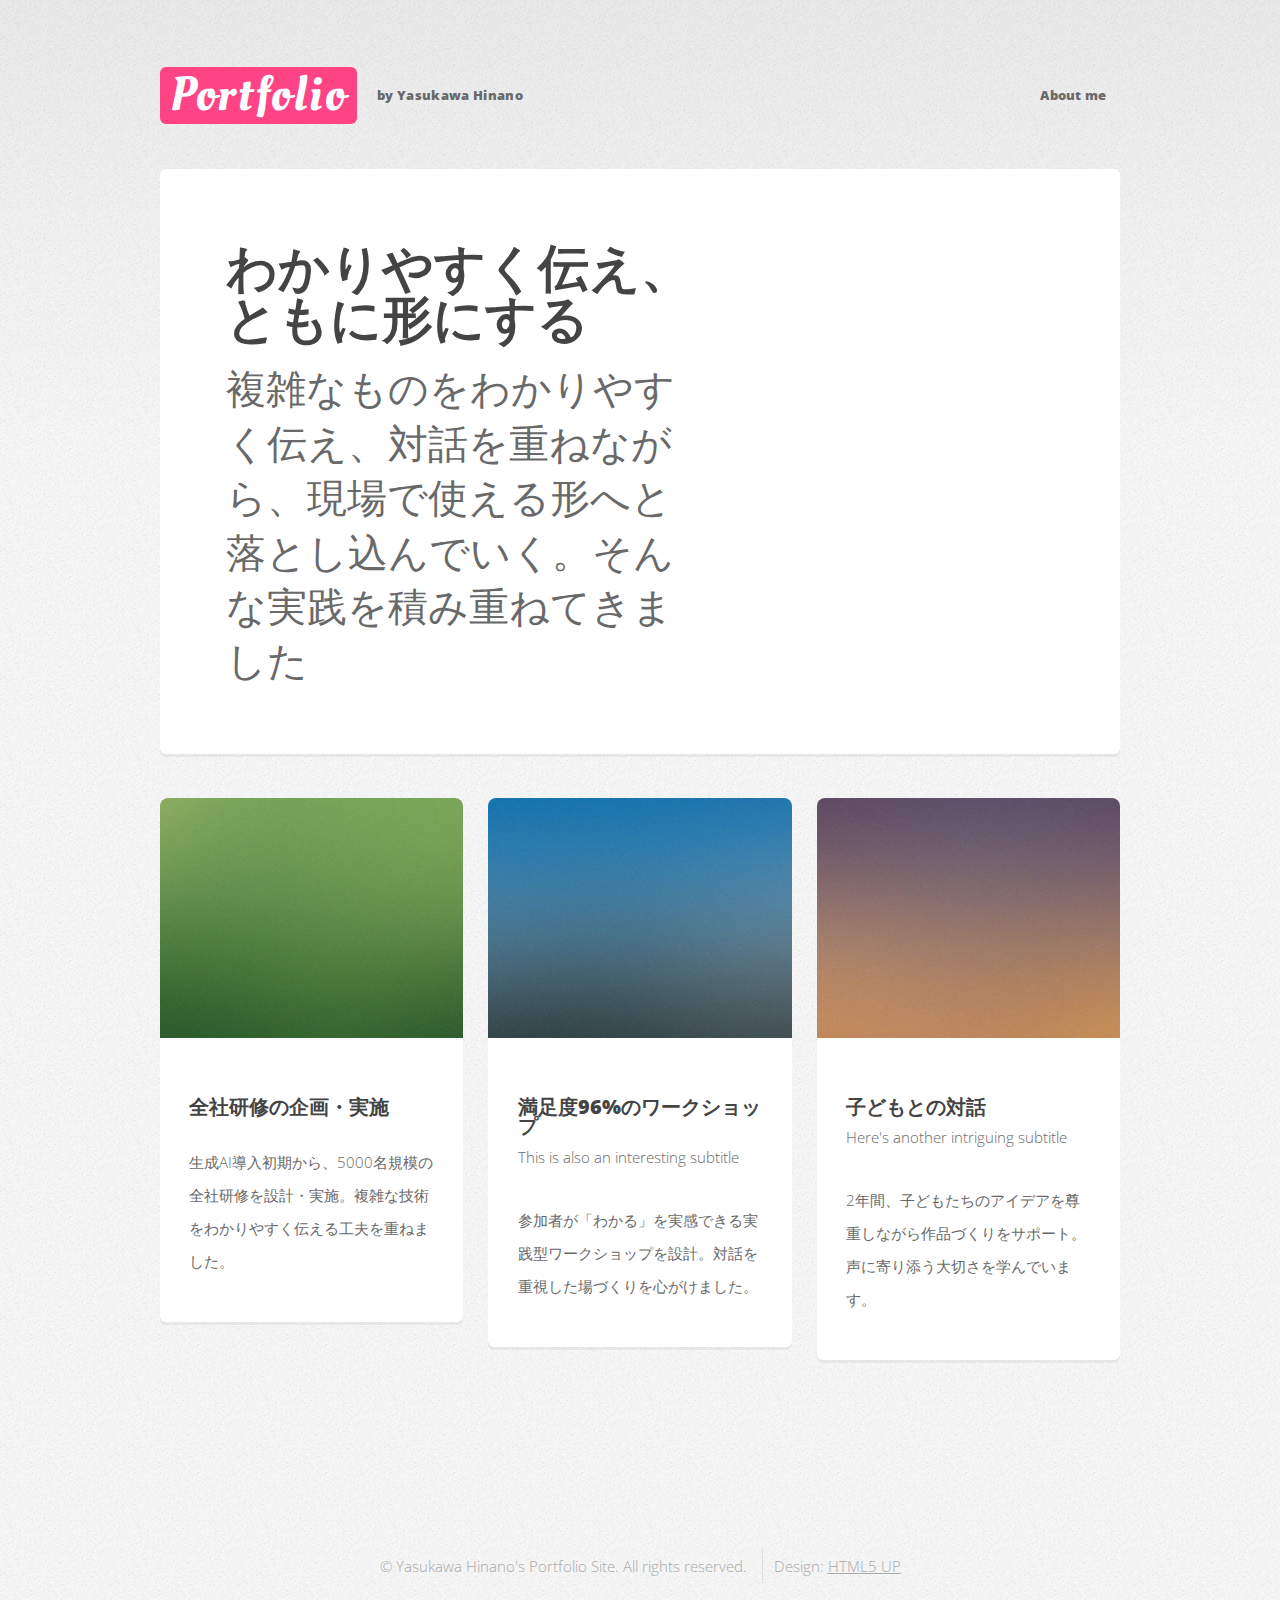
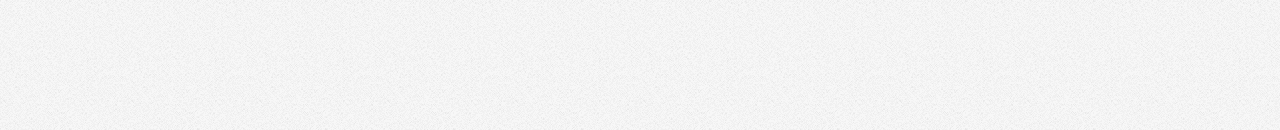
<file: index.html>
<!DOCTYPE HTML>
<!--
	Verti by HTML5 UP
	html5up.net | @ajlkn
	Free for personal and commercial use under the CCA 3.0 license (html5up.net/license)
-->
<html>
	<head>
		<title>Yasukawa Hinano's Portfolio Site</title>
		<meta charset="utf-8" />
		<meta name="viewport" content="width=device-width, initial-scale=1, user-scalable=no" />
		<link rel="stylesheet" href="https://nano-nano-nano.github.io/assets/css/main.css" />
	</head>
	<body class="is-preload homepage">
		<div id="page-wrapper">

			<!-- Header -->
			<div id="header-wrapper">
				<header id="header" class="container">

					<!-- Logo -->
					<div id="logo">
						<h1><a href="index.html">Portfolio</a></h1>
						<span>by Yasukawa Hinano</span>
					</div>

					<!-- Nav -->
					<nav id="nav">
						<ul>
							<li><a href="aboutme.html">About me</a></li>
						</ul>
					</nav>

				</header>
			</div>

			<!-- Banner -->
			<div id="banner-wrapper">
				<div id="banner" class="box container">
					<div class="row">
						<div class="col-7 col-12-medium">
							<h2>わかりやすく伝え、ともに形にする</h2>
							<p>複雑なものをわかりやすく伝え、対話を重ねながら、現場で使える形へと落とし込んでいく。そんな実践を積み重ねてきました</p>
						</div>
					</div>
				</div>
			</div>

			<!-- Features -->
			<div id="features-wrapper">
				<div class="container">
					<div class="row">
						<div class="col-4 col-12-medium">

							<!-- Box -->
							<section class="box feature">
								<a href="#" class="image featured"><img src="images/pic01.jpg" alt="" /></a>
								<div class="inner">
									<header>
										<h2>全社研修の企画・実施</h2>
									</header>
									<p>生成AI導入初期から、5000名規模の全社研修を設計・実施。複雑な技術をわかりやすく伝える工夫を重ねました。</p>
								</div>
							</section>

						</div>
						<div class="col-4 col-12-medium">

							<!-- Box -->
							<section class="box feature">
								<a href="#" class="image featured"><img src="images/pic02.jpg" alt="" /></a>
								<div class="inner">
									<header>
										<h2>満足度96%のワークショップ</h2>
										<p>This is also an interesting subtitle</p>
									</header>
									<p>参加者が「わかる」を実感できる実践型ワークショップを設計。対話を重視した場づくりを心がけました。</p>
								</div>
							</section>

						</div>
						<div class="col-4 col-12-medium">

							<!-- Box -->
							<section class="box feature">
								<a href="#" class="image featured"><img src="images/pic03.jpg" alt="" /></a>
								<div class="inner">
									<header>
										<h2>子どもとの対話</h2>
										<p>Here's another intriguing subtitle</p>
									</header>
									<p>2年間、子どもたちのアイデアを尊重しながら作品づくりをサポート。声に寄り添う大切さを学んでいます。</p>
								</div>
							</section>

						</div>
					</div>
				</div>
			</div>

			<!-- Footer -->
			<div id="footer-wrapper">
				<footer id="footer" class="container">


					<div class="row">
						<div class="col-12">
							<div id="copyright">
								<ul class="menu">
									<li>&copy; Yasukawa Hinano's Portfolio Site. All rights reserved.</li>
									<li>Design: <a href="http://html5up.net">HTML5 UP</a></li>
								</ul>
							</div>
						</div>
					</div>

				</footer>
			</div>

		</div>

		<!-- Scripts -->
		<script src="assets/js/jquery.min.js"></script>
		<script src="assets/js/jquery.dropotron.min.js"></script>
		<script src="assets/js/browser.min.js"></script>
		<script src="assets/js/breakpoints.min.js"></script>
		<script src="assets/js/util.js"></script>
		<script src="assets/js/main.js"></script>

	</body>
</html>
</file>
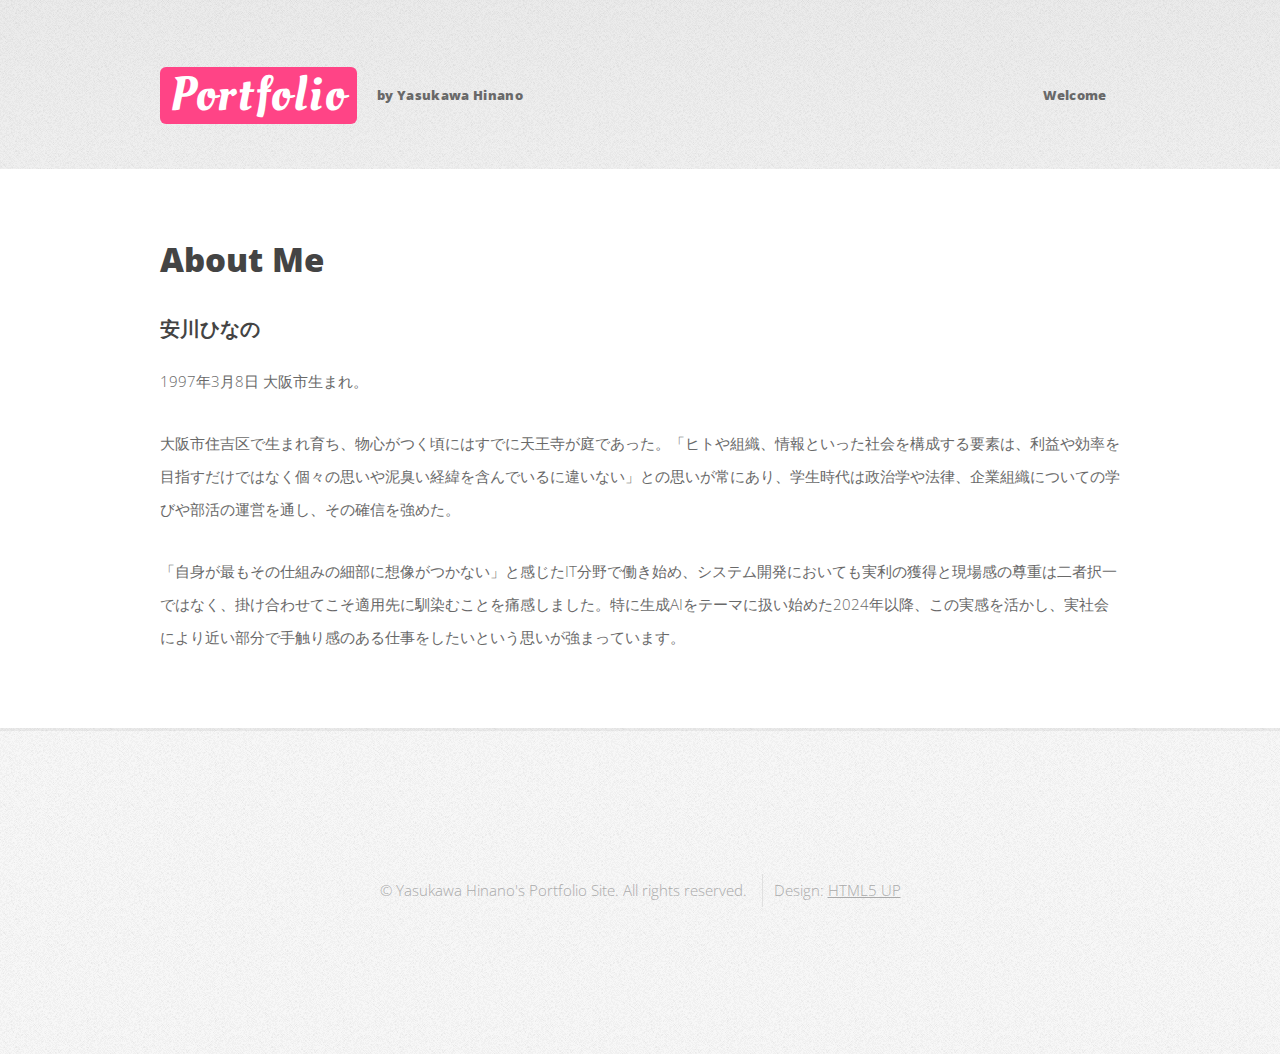
<file: aboutme.html>
<!DOCTYPE HTML>
<!--
	Verti by HTML5 UP
	html5up.net | @ajlkn
	Free for personal and commercial use under the CCA 3.0 license (html5up.net/license)
-->
<html>
	<head>
		<title>About Me</title>
		<meta charset="utf-8" />
		<meta name="viewport" content="width=device-width, initial-scale=1, user-scalable=no" />
		<link rel="stylesheet" href="assets/css/main.css" />
	</head>
	<body class="is-preload no-sidebar">
		<div id="page-wrapper">

			<!-- Header -->
				<div id="header-wrapper">
					<header id="header" class="container">

						<!-- Logo -->
							<div id="logo">
								<h1><a href="index.html">Portfolio</a></h1>
								<span>by Yasukawa Hinano</span>
							</div>

						<!-- Nav -->
							<nav id="nav">
								<ul>
									<li><a href="index.html">Welcome</a></li>
								</ul>
							</nav>

					</header>
				</div>

			<!-- Main -->
				<div id="main-wrapper">
					<div class="container">
						<div id="content">

							<!-- Content -->
								<article>

									<h2>About Me</h2>

									<h3>安川ひなの</h3>
									<p>1997年3月8日 大阪市生まれ。</p>

									<p>大阪市住吉区で生まれ育ち、物心がつく頃にはすでに天王寺が庭であった。「ヒトや組織、情報といった社会を構成する要素は、利益や効率を目指すだけではなく個々の思いや泥臭い経緯を含んでいるに違いない」との思いが常にあり、学生時代は政治学や法律、企業組織についての学びや部活の運営を通し、その確信を強めた。</p>

									<p>「自身が最もその仕組みの細部に想像がつかない」と感じたIT分野で働き始め、システム開発においても実利の獲得と現場感の尊重は二者択一ではなく、掛け合わせてこそ適用先に馴染むことを痛感しました。特に生成AIをテーマに扱い始めた2024年以降、この実感を活かし、実社会により近い部分で手触り感のある仕事をしたいという思いが強まっています。</p>

								</article>

						</div>
					</div>
				</div>

			<!-- Footer -->
				<div id="footer-wrapper">
					<footer id="footer" class="container">


						<div class="row">
							<div class="col-12">
								<div id="copyright">
									<ul class="menu">
										<li>&copy; Yasukawa Hinano's Portfolio Site. All rights reserved.</li>
										<li>Design: <a href="http://html5up.net">HTML5 UP</a></li>
									</ul>
								</div>
							</div>
						</div>

					</footer>
				</div>

			</div>

		<!-- Scripts -->

			<script src="assets/js/jquery.min.js"></script>
			<script src="assets/js/jquery.dropotron.min.js"></script>
			<script src="assets/js/browser.min.js"></script>
			<script src="assets/js/breakpoints.min.js"></script>
			<script src="assets/js/util.js"></script>
			<script src="assets/js/main.js"></script>

	</body>
</html>
</file>
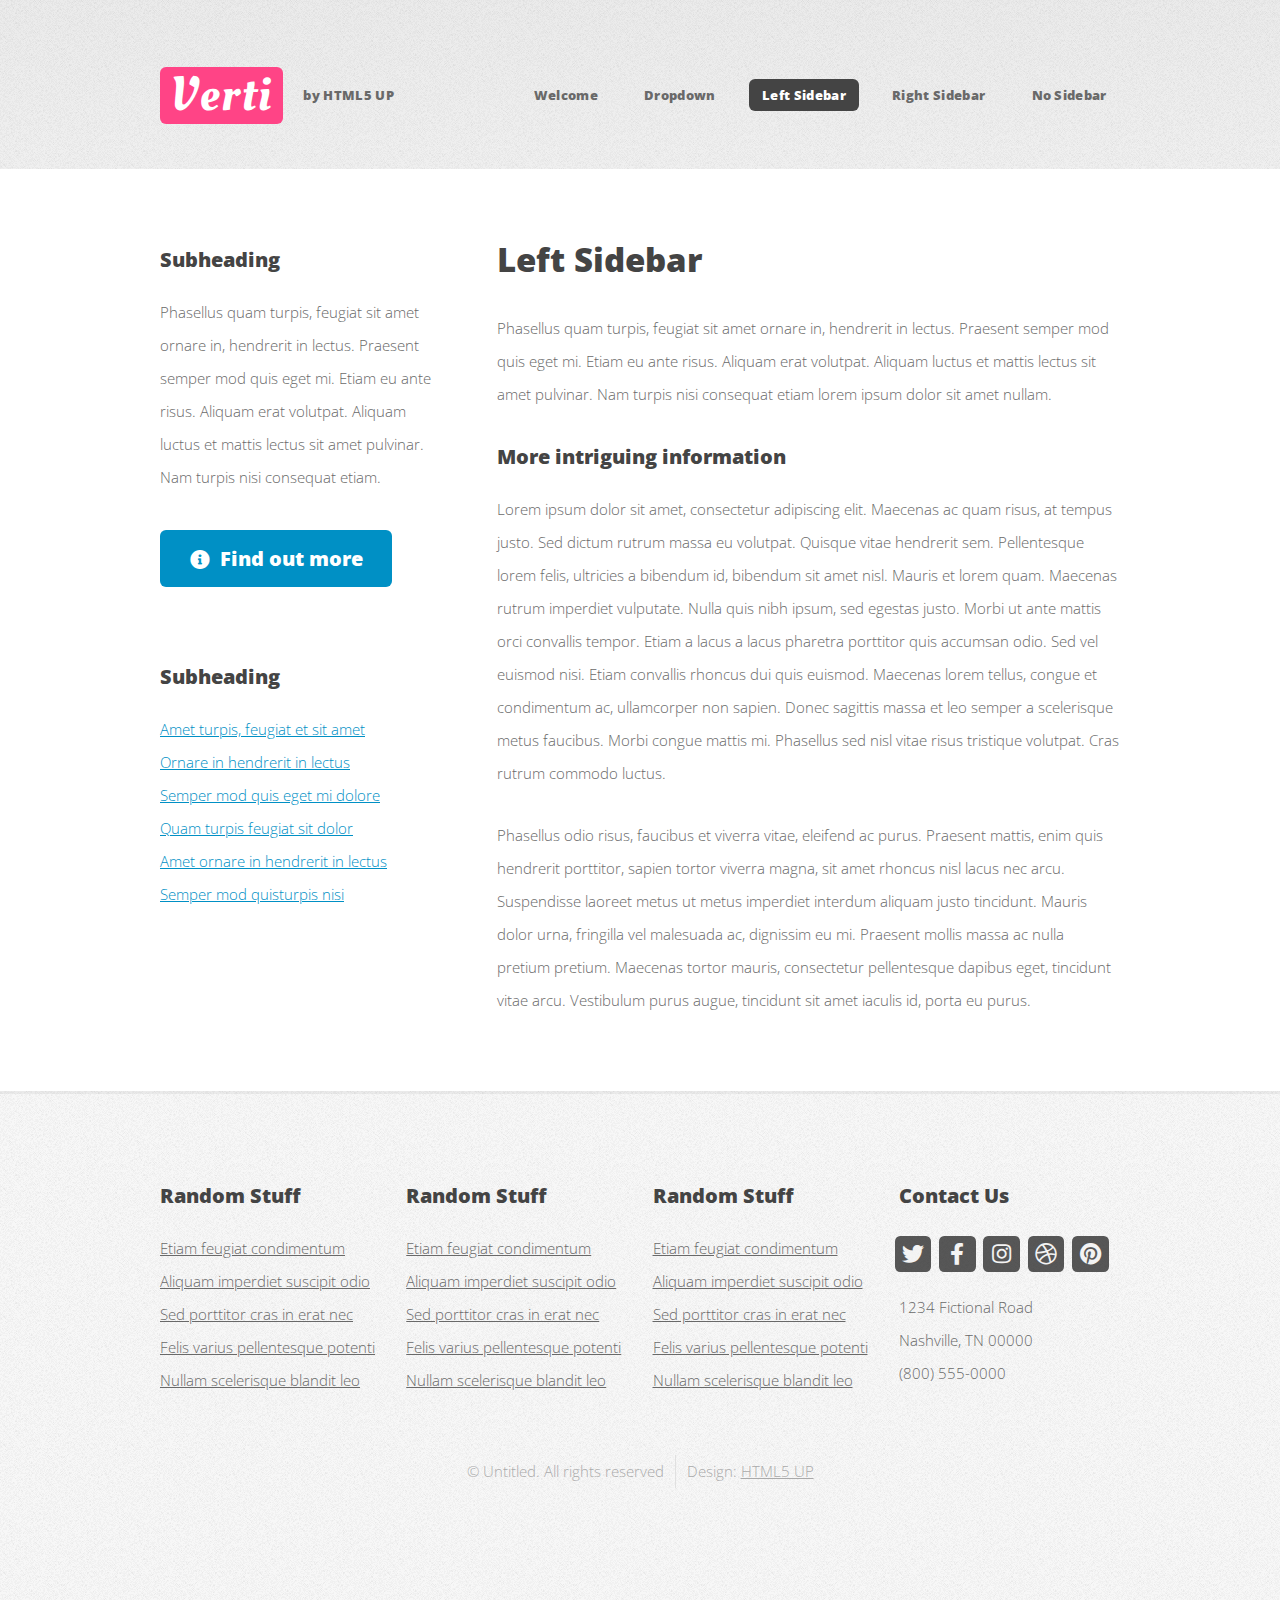
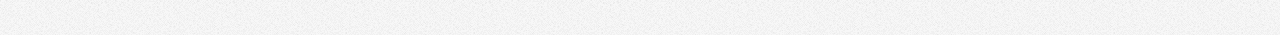
<file: left-sidebar.html>
<!DOCTYPE HTML>
<!--
	Verti by HTML5 UP
	html5up.net | @ajlkn
	Free for personal and commercial use under the CCA 3.0 license (html5up.net/license)
-->
<html>
	<head>
		<title>Verti by HTML5 UP</title>
		<meta charset="utf-8" />
		<meta name="viewport" content="width=device-width, initial-scale=1, user-scalable=no" />
		<link rel="stylesheet" href="assets/css/main.css" />
	</head>
	<body class="is-preload left-sidebar">
		<div id="page-wrapper">

			<!-- Header -->
				<div id="header-wrapper">
					<header id="header" class="container">

						<!-- Logo -->
							<div id="logo">
								<h1><a href="index.html">Verti</a></h1>
								<span>by HTML5 UP</span>
							</div>

						<!-- Nav -->
							<nav id="nav">
								<ul>
									<li><a href="index.html">Welcome</a></li>
									<li>
										<a href="#">Dropdown</a>
										<ul>
											<li><a href="#">Lorem ipsum dolor</a></li>
											<li><a href="#">Magna phasellus</a></li>
											<li>
												<a href="#">Phasellus consequat</a>
												<ul>
													<li><a href="#">Lorem ipsum dolor</a></li>
													<li><a href="#">Phasellus consequat</a></li>
													<li><a href="#">Magna phasellus</a></li>
													<li><a href="#">Etiam dolore nisl</a></li>
												</ul>
											</li>
											<li><a href="#">Veroeros feugiat</a></li>
										</ul>
									</li>
									<li class="current"><a href="left-sidebar.html">Left Sidebar</a></li>
									<li><a href="right-sidebar.html">Right Sidebar</a></li>
									<li><a href="no-sidebar.html">No Sidebar</a></li>
								</ul>
							</nav>

					</header>
				</div>

			<!-- Main -->
				<div id="main-wrapper">
					<div class="container">
						<div class="row gtr-200">
							<div class="col-4 col-12-medium">
								<div id="sidebar">

									<!-- Sidebar -->
										<section>
											<h3>Subheading</h3>
											<p>Phasellus quam turpis, feugiat sit amet ornare in, hendrerit in lectus.
											Praesent semper mod quis eget mi. Etiam eu ante risus. Aliquam erat volutpat.
											Aliquam luctus et mattis lectus sit amet pulvinar. Nam turpis nisi
											consequat etiam.</p>
											<footer>
												<a href="#" class="button icon solid fa-info-circle">Find out more</a>
											</footer>
										</section>

										<section>
											<h3>Subheading</h3>
											<ul class="style2">
												<li><a href="#">Amet turpis, feugiat et sit amet</a></li>
												<li><a href="#">Ornare in hendrerit in lectus</a></li>
												<li><a href="#">Semper mod quis eget mi dolore</a></li>
												<li><a href="#">Quam turpis feugiat sit dolor</a></li>
												<li><a href="#">Amet ornare in hendrerit in lectus</a></li>
												<li><a href="#">Semper mod quisturpis nisi</a></li>
											</ul>
										</section>

								</div>
							</div>
							<div class="col-8 col-12-medium imp-medium">
								<div id="content">

									<!-- Content -->
										<article>

											<h2>Left Sidebar</h2>

											<p>Phasellus quam turpis, feugiat sit amet ornare in, hendrerit in lectus.
											Praesent semper mod quis eget mi. Etiam eu ante risus. Aliquam erat volutpat.
											Aliquam luctus et mattis lectus sit amet pulvinar. Nam turpis nisi
											consequat etiam lorem ipsum dolor sit amet nullam.</p>

											<h3>More intriguing information</h3>
											<p>Lorem ipsum dolor sit amet, consectetur adipiscing elit. Maecenas ac quam risus, at tempus
											justo. Sed dictum rutrum massa eu volutpat. Quisque vitae hendrerit sem. Pellentesque lorem felis,
											ultricies a bibendum id, bibendum sit amet nisl. Mauris et lorem quam. Maecenas rutrum imperdiet
											vulputate. Nulla quis nibh ipsum, sed egestas justo. Morbi ut ante mattis orci convallis tempor.
											Etiam a lacus a lacus pharetra porttitor quis accumsan odio. Sed vel euismod nisi. Etiam convallis
											rhoncus dui quis euismod. Maecenas lorem tellus, congue et condimentum ac, ullamcorper non sapien.
											Donec sagittis massa et leo semper a scelerisque metus faucibus. Morbi congue mattis mi.
											Phasellus sed nisl vitae risus tristique volutpat. Cras rutrum commodo luctus.</p>

											<p>Phasellus odio risus, faucibus et viverra vitae, eleifend ac purus. Praesent mattis, enim
											quis hendrerit porttitor, sapien tortor viverra magna, sit amet rhoncus nisl lacus nec arcu.
											Suspendisse laoreet metus ut metus imperdiet interdum aliquam justo tincidunt. Mauris dolor urna,
											fringilla vel malesuada ac, dignissim eu mi. Praesent mollis massa ac nulla pretium pretium.
											Maecenas tortor mauris, consectetur pellentesque dapibus eget, tincidunt vitae arcu.
											Vestibulum purus augue, tincidunt sit amet iaculis id, porta eu purus.</p>

										</article>

								</div>
							</div>
						</div>
					</div>
				</div>

			<!-- Footer -->
				<div id="footer-wrapper">
					<footer id="footer" class="container">
						<div class="row">
							<div class="col-3 col-6-medium col-12-small">

								<!-- Links -->
									<section class="widget links">
										<h3>Random Stuff</h3>
										<ul class="style2">
											<li><a href="#">Etiam feugiat condimentum</a></li>
											<li><a href="#">Aliquam imperdiet suscipit odio</a></li>
											<li><a href="#">Sed porttitor cras in erat nec</a></li>
											<li><a href="#">Felis varius pellentesque potenti</a></li>
											<li><a href="#">Nullam scelerisque blandit leo</a></li>
										</ul>
									</section>

							</div>
							<div class="col-3 col-6-medium col-12-small">

								<!-- Links -->
									<section class="widget links">
										<h3>Random Stuff</h3>
										<ul class="style2">
											<li><a href="#">Etiam feugiat condimentum</a></li>
											<li><a href="#">Aliquam imperdiet suscipit odio</a></li>
											<li><a href="#">Sed porttitor cras in erat nec</a></li>
											<li><a href="#">Felis varius pellentesque potenti</a></li>
											<li><a href="#">Nullam scelerisque blandit leo</a></li>
										</ul>
									</section>

							</div>
							<div class="col-3 col-6-medium col-12-small">

								<!-- Links -->
									<section class="widget links">
										<h3>Random Stuff</h3>
										<ul class="style2">
											<li><a href="#">Etiam feugiat condimentum</a></li>
											<li><a href="#">Aliquam imperdiet suscipit odio</a></li>
											<li><a href="#">Sed porttitor cras in erat nec</a></li>
											<li><a href="#">Felis varius pellentesque potenti</a></li>
											<li><a href="#">Nullam scelerisque blandit leo</a></li>
										</ul>
									</section>

							</div>
							<div class="col-3 col-6-medium col-12-small">

								<!-- Contact -->
									<section class="widget contact">
										<h3>Contact Us</h3>
										<ul>
											<li><a href="#" class="icon brands fa-twitter"><span class="label">Twitter</span></a></li>
											<li><a href="#" class="icon brands fa-facebook-f"><span class="label">Facebook</span></a></li>
											<li><a href="#" class="icon brands fa-instagram"><span class="label">Instagram</span></a></li>
											<li><a href="#" class="icon brands fa-dribbble"><span class="label">Dribbble</span></a></li>
											<li><a href="#" class="icon brands fa-pinterest"><span class="label">Pinterest</span></a></li>
										</ul>
										<p>1234 Fictional Road<br />
										Nashville, TN 00000<br />
										(800) 555-0000</p>
									</section>

							</div>
						</div>
						<div class="row">
							<div class="col-12">
								<div id="copyright">
									<ul class="menu">
										<li>&copy; Untitled. All rights reserved</li><li>Design: <a href="http://html5up.net">HTML5 UP</a></li>
									</ul>
								</div>
							</div>
						</div>
					</footer>
				</div>

			</div>

		<!-- Scripts -->

			<script src="assets/js/jquery.min.js"></script>
			<script src="assets/js/jquery.dropotron.min.js"></script>
			<script src="assets/js/browser.min.js"></script>
			<script src="assets/js/breakpoints.min.js"></script>
			<script src="assets/js/util.js"></script>
			<script src="assets/js/main.js"></script>

	</body>
</html>
</file>
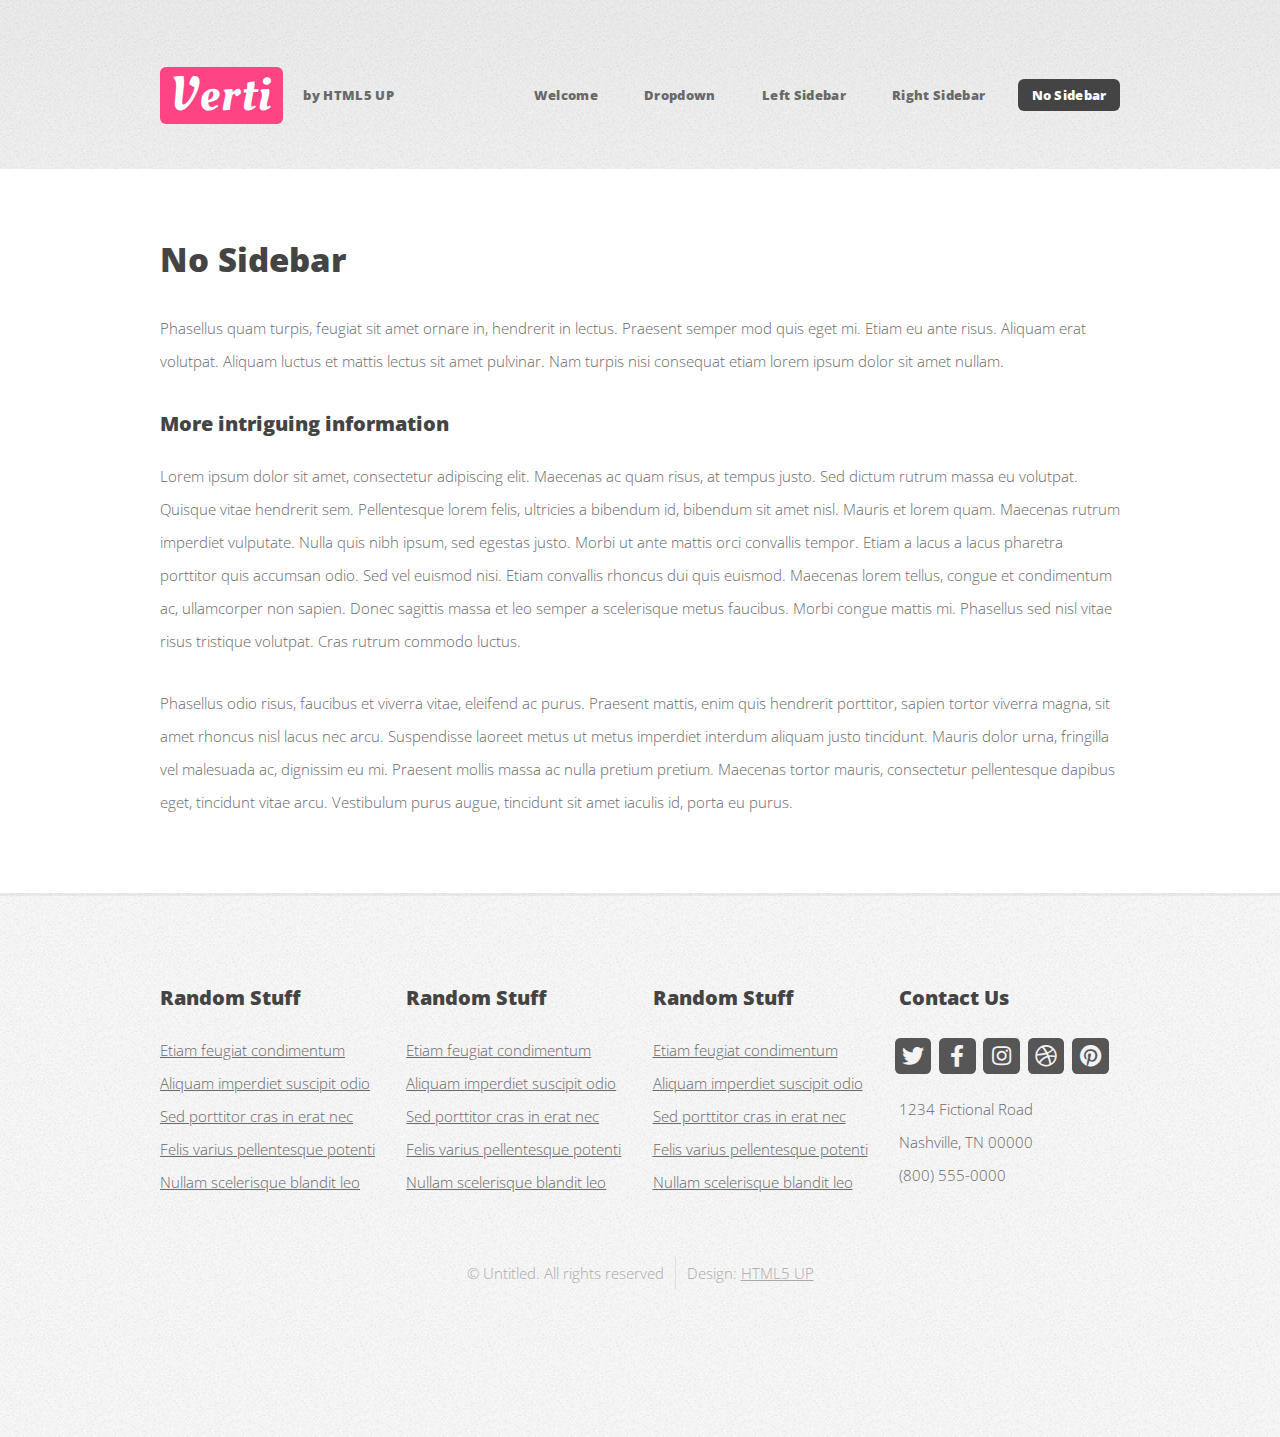
<file: no-sidebar.html>
<!DOCTYPE HTML>
<!--
	Verti by HTML5 UP
	html5up.net | @ajlkn
	Free for personal and commercial use under the CCA 3.0 license (html5up.net/license)
-->
<html>
	<head>
		<title>Verti by HTML5 UP</title>
		<meta charset="utf-8" />
		<meta name="viewport" content="width=device-width, initial-scale=1, user-scalable=no" />
		<link rel="stylesheet" href="assets/css/main.css" />
	</head>
	<body class="is-preload no-sidebar">
		<div id="page-wrapper">

			<!-- Header -->
				<div id="header-wrapper">
					<header id="header" class="container">

						<!-- Logo -->
							<div id="logo">
								<h1><a href="index.html">Verti</a></h1>
								<span>by HTML5 UP</span>
							</div>

						<!-- Nav -->
							<nav id="nav">
								<ul>
									<li><a href="index.html">Welcome</a></li>
									<li>
										<a href="#">Dropdown</a>
										<ul>
											<li><a href="#">Lorem ipsum dolor</a></li>
											<li><a href="#">Magna phasellus</a></li>
											<li>
												<a href="#">Phasellus consequat</a>
												<ul>
													<li><a href="#">Lorem ipsum dolor</a></li>
													<li><a href="#">Phasellus consequat</a></li>
													<li><a href="#">Magna phasellus</a></li>
													<li><a href="#">Etiam dolore nisl</a></li>
												</ul>
											</li>
											<li><a href="#">Veroeros feugiat</a></li>
										</ul>
									</li>
									<li><a href="left-sidebar.html">Left Sidebar</a></li>
									<li><a href="right-sidebar.html">Right Sidebar</a></li>
									<li class="current"><a href="no-sidebar.html">No Sidebar</a></li>
								</ul>
							</nav>

					</header>
				</div>

			<!-- Main -->
				<div id="main-wrapper">
					<div class="container">
						<div id="content">

							<!-- Content -->
								<article>

									<h2>No Sidebar</h2>

									<p>Phasellus quam turpis, feugiat sit amet ornare in, hendrerit in lectus.
									Praesent semper mod quis eget mi. Etiam eu ante risus. Aliquam erat volutpat.
									Aliquam luctus et mattis lectus sit amet pulvinar. Nam turpis nisi
									consequat etiam lorem ipsum dolor sit amet nullam.</p>

									<h3>More intriguing information</h3>
									<p>Lorem ipsum dolor sit amet, consectetur adipiscing elit. Maecenas ac quam risus, at tempus
									justo. Sed dictum rutrum massa eu volutpat. Quisque vitae hendrerit sem. Pellentesque lorem felis,
									ultricies a bibendum id, bibendum sit amet nisl. Mauris et lorem quam. Maecenas rutrum imperdiet
									vulputate. Nulla quis nibh ipsum, sed egestas justo. Morbi ut ante mattis orci convallis tempor.
									Etiam a lacus a lacus pharetra porttitor quis accumsan odio. Sed vel euismod nisi. Etiam convallis
									rhoncus dui quis euismod. Maecenas lorem tellus, congue et condimentum ac, ullamcorper non sapien.
									Donec sagittis massa et leo semper a scelerisque metus faucibus. Morbi congue mattis mi.
									Phasellus sed nisl vitae risus tristique volutpat. Cras rutrum commodo luctus.</p>

									<p>Phasellus odio risus, faucibus et viverra vitae, eleifend ac purus. Praesent mattis, enim
									quis hendrerit porttitor, sapien tortor viverra magna, sit amet rhoncus nisl lacus nec arcu.
									Suspendisse laoreet metus ut metus imperdiet interdum aliquam justo tincidunt. Mauris dolor urna,
									fringilla vel malesuada ac, dignissim eu mi. Praesent mollis massa ac nulla pretium pretium.
									Maecenas tortor mauris, consectetur pellentesque dapibus eget, tincidunt vitae arcu.
									Vestibulum purus augue, tincidunt sit amet iaculis id, porta eu purus.</p>

								</article>

						</div>
					</div>
				</div>

			<!-- Footer -->
				<div id="footer-wrapper">
					<footer id="footer" class="container">
						<div class="row">
							<div class="col-3 col-6-medium col-12-small">

								<!-- Links -->
									<section class="widget links">
										<h3>Random Stuff</h3>
										<ul class="style2">
											<li><a href="#">Etiam feugiat condimentum</a></li>
											<li><a href="#">Aliquam imperdiet suscipit odio</a></li>
											<li><a href="#">Sed porttitor cras in erat nec</a></li>
											<li><a href="#">Felis varius pellentesque potenti</a></li>
											<li><a href="#">Nullam scelerisque blandit leo</a></li>
										</ul>
									</section>

							</div>
							<div class="col-3 col-6-medium col-12-small">

								<!-- Links -->
									<section class="widget links">
										<h3>Random Stuff</h3>
										<ul class="style2">
											<li><a href="#">Etiam feugiat condimentum</a></li>
											<li><a href="#">Aliquam imperdiet suscipit odio</a></li>
											<li><a href="#">Sed porttitor cras in erat nec</a></li>
											<li><a href="#">Felis varius pellentesque potenti</a></li>
											<li><a href="#">Nullam scelerisque blandit leo</a></li>
										</ul>
									</section>

							</div>
							<div class="col-3 col-6-medium col-12-small">

								<!-- Links -->
									<section class="widget links">
										<h3>Random Stuff</h3>
										<ul class="style2">
											<li><a href="#">Etiam feugiat condimentum</a></li>
											<li><a href="#">Aliquam imperdiet suscipit odio</a></li>
											<li><a href="#">Sed porttitor cras in erat nec</a></li>
											<li><a href="#">Felis varius pellentesque potenti</a></li>
											<li><a href="#">Nullam scelerisque blandit leo</a></li>
										</ul>
									</section>

							</div>
							<div class="col-3 col-6-medium col-12-small">

								<!-- Contact -->
									<section class="widget contact">
										<h3>Contact Us</h3>
										<ul>
											<li><a href="#" class="icon brands fa-twitter"><span class="label">Twitter</span></a></li>
											<li><a href="#" class="icon brands fa-facebook-f"><span class="label">Facebook</span></a></li>
											<li><a href="#" class="icon brands fa-instagram"><span class="label">Instagram</span></a></li>
											<li><a href="#" class="icon brands fa-dribbble"><span class="label">Dribbble</span></a></li>
											<li><a href="#" class="icon brands fa-pinterest"><span class="label">Pinterest</span></a></li>
										</ul>
										<p>1234 Fictional Road<br />
										Nashville, TN 00000<br />
										(800) 555-0000</p>
									</section>

							</div>
						</div>
						<div class="row">
							<div class="col-12">
								<div id="copyright">
									<ul class="menu">
										<li>&copy; Untitled. All rights reserved</li><li>Design: <a href="http://html5up.net">HTML5 UP</a></li>
									</ul>
								</div>
							</div>
						</div>
					</footer>
				</div>

			</div>

		<!-- Scripts -->

			<script src="assets/js/jquery.min.js"></script>
			<script src="assets/js/jquery.dropotron.min.js"></script>
			<script src="assets/js/browser.min.js"></script>
			<script src="assets/js/breakpoints.min.js"></script>
			<script src="assets/js/util.js"></script>
			<script src="assets/js/main.js"></script>

	</body>
</html>
</file>
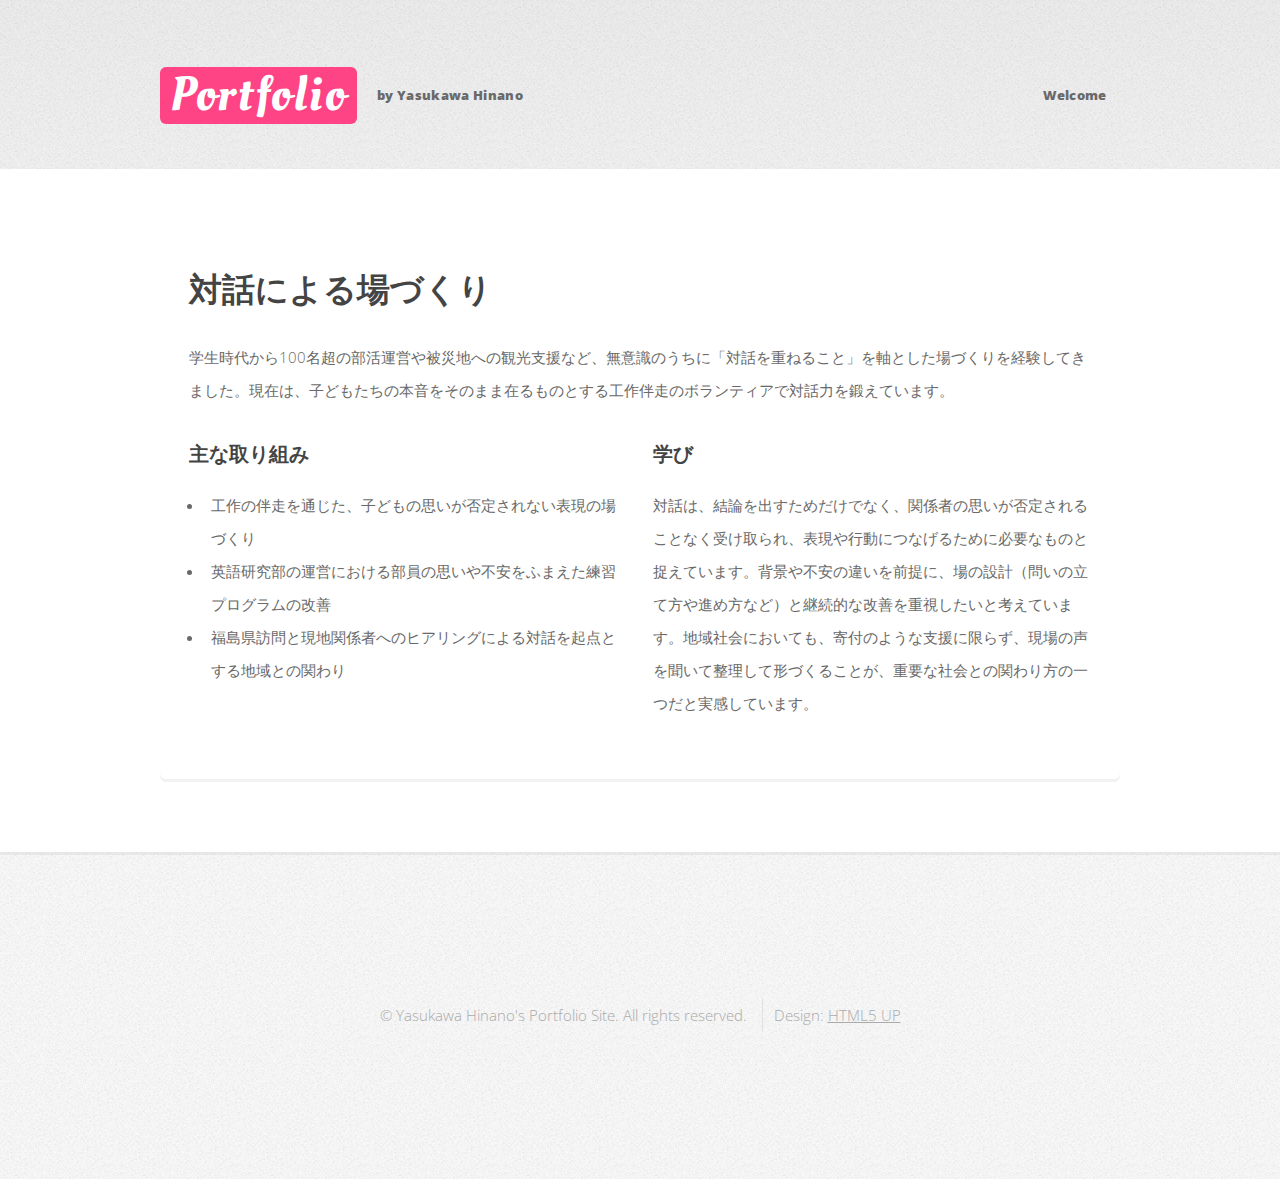
<file: others.html>
<!DOCTYPE HTML>
<html>
    <head>
        <title>対話による場づくり - Yasukawa Hinano</title>
        <meta charset="utf-8" />
        <meta name="viewport" content="width=device-width, initial-scale=1, user-scalable=no" />
        <link rel="stylesheet" href="assets/css/main.css" />
    </head>
    <body class="is-preload">
        <div id="page-wrapper">

            <!-- Header -->
            <div id="header-wrapper">
                <header id="header" class="container">
                    <div id="logo">
                        <h1><a href="index.html">Portfolio</a></h1>
                        <span>by Yasukawa Hinano</span>
                    </div>
                    <nav id="nav">
                        <ul>
                            <li><a href="index.html">Welcome</a></li>
                        </ul>
                    </nav>
                </header>
            </div>

            <!-- Main -->
            <div id="main-wrapper">
                <div class="container">
                    <section class="box">
                        <div class="intro">
                            <h2>対話による場づくり</h2>
                            <p>学生時代から100名超の部活運営や被災地への観光支援など、無意識のうちに「対話を重ねること」を軸とした場づくりを経験してきました。現在は、子どもたちの本音をそのまま在るものとする工作伴走のボランティアで対話力を鍛えています。</p>
                        </div>

                        <div class="row">
                            <div class="col-6 col-12-medium">
                                <h3>主な取り組み</h3>
                                <ul>
                                    <li>工作の伴走を通じた、子どもの思いが否定されない表現の場づくり</li>
                                    <li>英語研究部の運営における部員の思いや不安をふまえた練習プログラムの改善</li>
                                    <li>福島県訪問と現地関係者へのヒアリングによる対話を起点とする地域との関わり</li>
                                </ul>
                            </div>
                            <div class="col-6 col-12-medium">
                                <h3>学び</h3>
                                <p>対話は、結論を出すためだけでなく、関係者の思いが否定されることなく受け取られ、表現や行動につなげるために必要なものと捉えています。背景や不安の違いを前提に、場の設計（問いの立て方や進め方など）と継続的な改善を重視したいと考えています。地域社会においても、寄付のような支援に限らず、現場の声を聞いて整理して形づくることが、重要な社会との関わり方の一つだと実感しています。</p>
                            </div>
                        </div>

                    </section>
                </div>
            </div>

            <!-- Footer -->
            <div id="footer-wrapper">
                <footer id="footer" class="container">
                    <div class="row">
                        <div class="col-12">
                            <div id="copyright">
                                <ul class="menu">
                                    <li>&copy; Yasukawa Hinano's Portfolio Site. All rights reserved.</li>
                                    <li>Design: <a href="http://html5up.net">HTML5 UP</a></li>
                                </ul>
                            </div>
                        </div>
                    </div>
                </footer>
            </div>

        </div>

        <!-- Scripts -->
        <script src="assets/js/jquery.min.js"></script>
        <script src="assets/js/jquery.dropotron.min.js"></script>
        <script src="assets/js/browser.min.js"></script>
        <script src="assets/js/breakpoints.min.js"></script>
        <script src="assets/js/util.js"></script>
        <script src="assets/js/main.js"></script>

    </body>
</html>
</file>
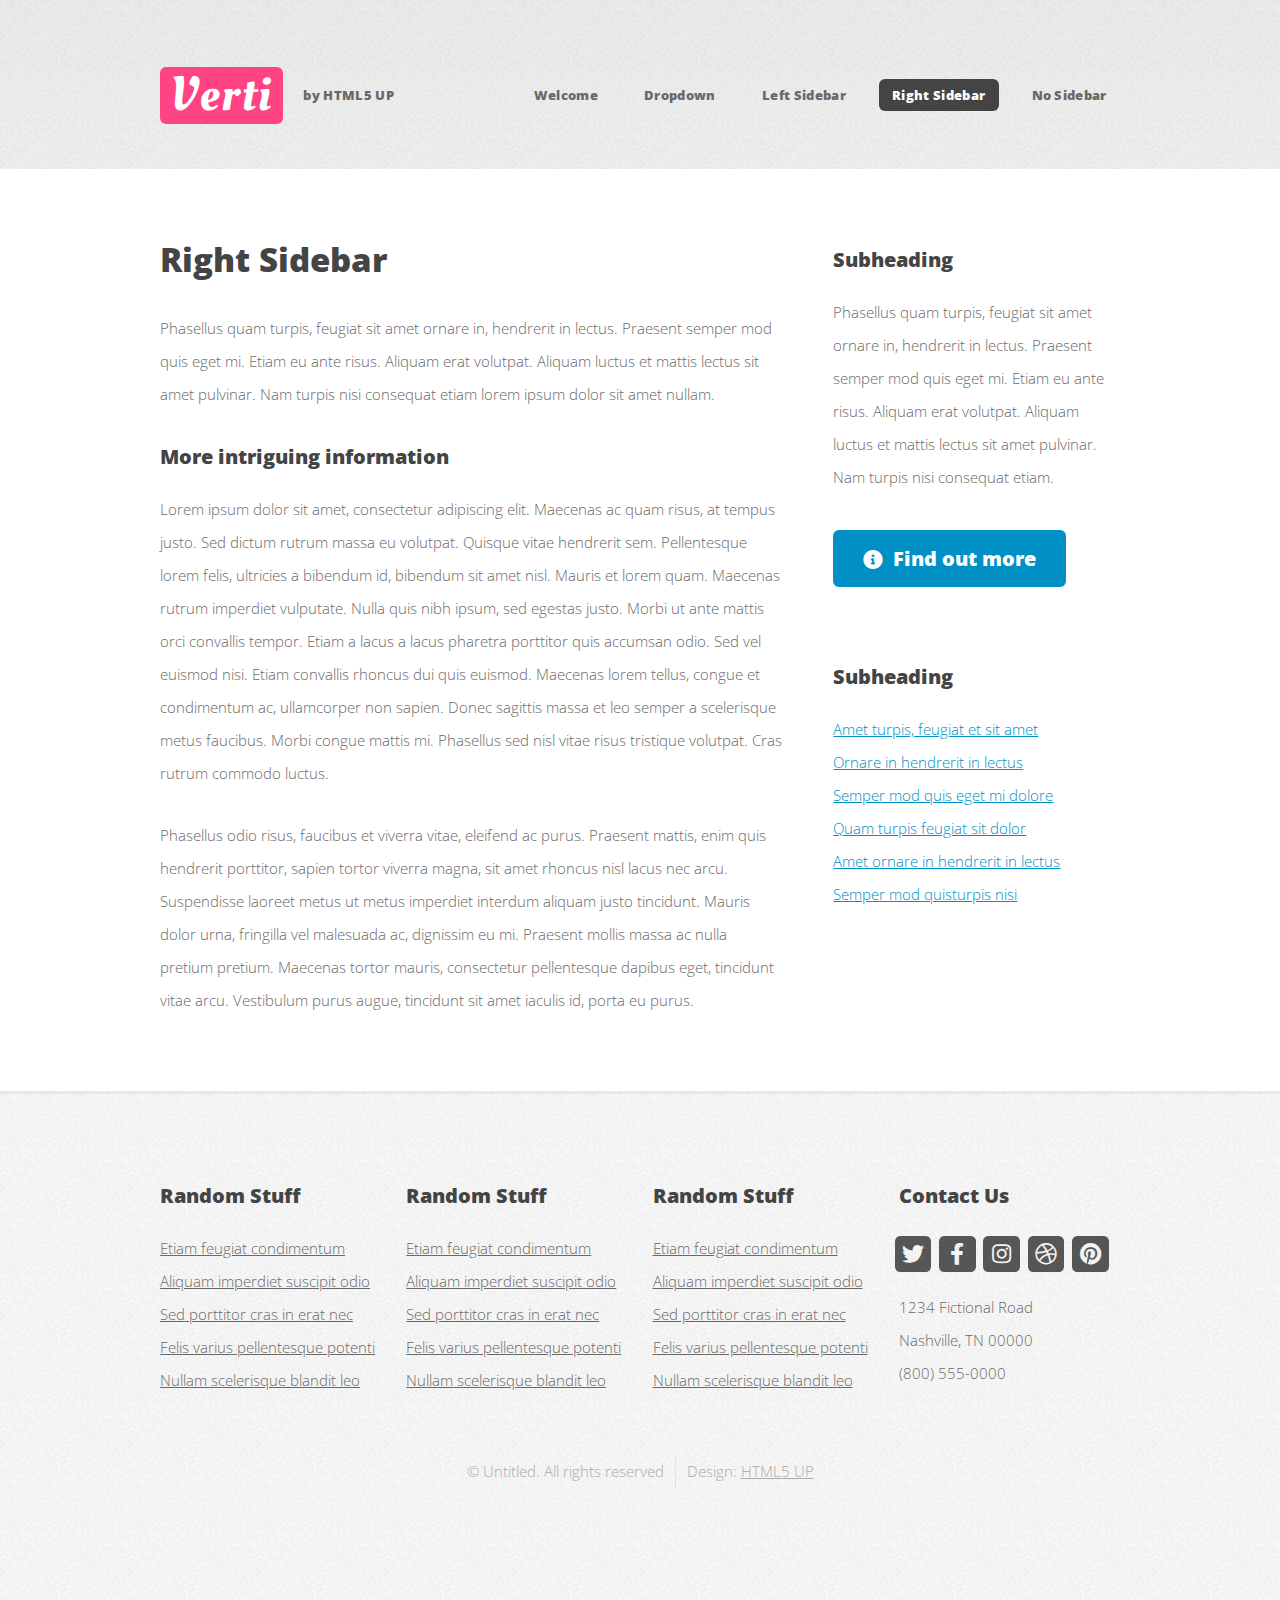
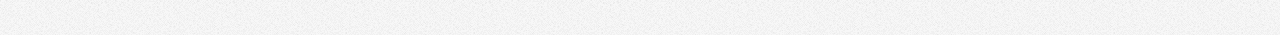
<file: right-sidebar.html>
<!DOCTYPE HTML>
<!--
	Verti by HTML5 UP
	html5up.net | @ajlkn
	Free for personal and commercial use under the CCA 3.0 license (html5up.net/license)
-->
<html>
	<head>
		<title>Verti by HTML5 UP</title>
		<meta charset="utf-8" />
		<meta name="viewport" content="width=device-width, initial-scale=1, user-scalable=no" />
		<link rel="stylesheet" href="assets/css/main.css" />
	</head>
	<body class="is-preload right-sidebar">
		<div id="page-wrapper">

			<!-- Header -->
				<div id="header-wrapper">
					<header id="header" class="container">

						<!-- Logo -->
							<div id="logo">
								<h1><a href="index.html">Verti</a></h1>
								<span>by HTML5 UP</span>
							</div>

						<!-- Nav -->
							<nav id="nav">
								<ul>
									<li><a href="index.html">Welcome</a></li>
									<li>
										<a href="#">Dropdown</a>
										<ul>
											<li><a href="#">Lorem ipsum dolor</a></li>
											<li><a href="#">Magna phasellus</a></li>
											<li>
												<a href="#">Phasellus consequat</a>
												<ul>
													<li><a href="#">Lorem ipsum dolor</a></li>
													<li><a href="#">Phasellus consequat</a></li>
													<li><a href="#">Magna phasellus</a></li>
													<li><a href="#">Etiam dolore nisl</a></li>
												</ul>
											</li>
											<li><a href="#">Veroeros feugiat</a></li>
										</ul>
									</li>
									<li><a href="left-sidebar.html">Left Sidebar</a></li>
									<li class="current"><a href="right-sidebar.html">Right Sidebar</a></li>
									<li><a href="no-sidebar.html">No Sidebar</a></li>
								</ul>
							</nav>

					</header>
				</div>

			<!-- Main -->
				<div id="main-wrapper">
					<div class="container">
						<div class="row gtr-200">
							<div class="col-8 col-12-medium">
								<div id="content">

									<!-- Content -->
										<article>

											<h2>Right Sidebar</h2>

											<p>Phasellus quam turpis, feugiat sit amet ornare in, hendrerit in lectus.
											Praesent semper mod quis eget mi. Etiam eu ante risus. Aliquam erat volutpat.
											Aliquam luctus et mattis lectus sit amet pulvinar. Nam turpis nisi
											consequat etiam lorem ipsum dolor sit amet nullam.</p>

											<h3>More intriguing information</h3>
											<p>Lorem ipsum dolor sit amet, consectetur adipiscing elit. Maecenas ac quam risus, at tempus
											justo. Sed dictum rutrum massa eu volutpat. Quisque vitae hendrerit sem. Pellentesque lorem felis,
											ultricies a bibendum id, bibendum sit amet nisl. Mauris et lorem quam. Maecenas rutrum imperdiet
											vulputate. Nulla quis nibh ipsum, sed egestas justo. Morbi ut ante mattis orci convallis tempor.
											Etiam a lacus a lacus pharetra porttitor quis accumsan odio. Sed vel euismod nisi. Etiam convallis
											rhoncus dui quis euismod. Maecenas lorem tellus, congue et condimentum ac, ullamcorper non sapien.
											Donec sagittis massa et leo semper a scelerisque metus faucibus. Morbi congue mattis mi.
											Phasellus sed nisl vitae risus tristique volutpat. Cras rutrum commodo luctus.</p>

											<p>Phasellus odio risus, faucibus et viverra vitae, eleifend ac purus. Praesent mattis, enim
											quis hendrerit porttitor, sapien tortor viverra magna, sit amet rhoncus nisl lacus nec arcu.
											Suspendisse laoreet metus ut metus imperdiet interdum aliquam justo tincidunt. Mauris dolor urna,
											fringilla vel malesuada ac, dignissim eu mi. Praesent mollis massa ac nulla pretium pretium.
											Maecenas tortor mauris, consectetur pellentesque dapibus eget, tincidunt vitae arcu.
											Vestibulum purus augue, tincidunt sit amet iaculis id, porta eu purus.</p>

										</article>

								</div>
							</div>
							<div class="col-4 col-12-medium">
								<div id="sidebar">

									<!-- Sidebar -->
										<section>
											<h3>Subheading</h3>
											<p>Phasellus quam turpis, feugiat sit amet ornare in, hendrerit in lectus.
											Praesent semper mod quis eget mi. Etiam eu ante risus. Aliquam erat volutpat.
											Aliquam luctus et mattis lectus sit amet pulvinar. Nam turpis nisi
											consequat etiam.</p>
											<footer>
												<a href="#" class="button icon solid fa-info-circle">Find out more</a>
											</footer>
										</section>

										<section>
											<h3>Subheading</h3>
											<ul class="style2">
												<li><a href="#">Amet turpis, feugiat et sit amet</a></li>
												<li><a href="#">Ornare in hendrerit in lectus</a></li>
												<li><a href="#">Semper mod quis eget mi dolore</a></li>
												<li><a href="#">Quam turpis feugiat sit dolor</a></li>
												<li><a href="#">Amet ornare in hendrerit in lectus</a></li>
												<li><a href="#">Semper mod quisturpis nisi</a></li>
											</ul>
										</section>

								</div>
							</div>
						</div>
					</div>
				</div>

			<!-- Footer -->
				<div id="footer-wrapper">
					<footer id="footer" class="container">
						<div class="row">
							<div class="col-3 col-6-medium col-12-small">

								<!-- Links -->
									<section class="widget links">
										<h3>Random Stuff</h3>
										<ul class="style2">
											<li><a href="#">Etiam feugiat condimentum</a></li>
											<li><a href="#">Aliquam imperdiet suscipit odio</a></li>
											<li><a href="#">Sed porttitor cras in erat nec</a></li>
											<li><a href="#">Felis varius pellentesque potenti</a></li>
											<li><a href="#">Nullam scelerisque blandit leo</a></li>
										</ul>
									</section>

							</div>
							<div class="col-3 col-6-medium col-12-small">

								<!-- Links -->
									<section class="widget links">
										<h3>Random Stuff</h3>
										<ul class="style2">
											<li><a href="#">Etiam feugiat condimentum</a></li>
											<li><a href="#">Aliquam imperdiet suscipit odio</a></li>
											<li><a href="#">Sed porttitor cras in erat nec</a></li>
											<li><a href="#">Felis varius pellentesque potenti</a></li>
											<li><a href="#">Nullam scelerisque blandit leo</a></li>
										</ul>
									</section>

							</div>
							<div class="col-3 col-6-medium col-12-small">

								<!-- Links -->
									<section class="widget links">
										<h3>Random Stuff</h3>
										<ul class="style2">
											<li><a href="#">Etiam feugiat condimentum</a></li>
											<li><a href="#">Aliquam imperdiet suscipit odio</a></li>
											<li><a href="#">Sed porttitor cras in erat nec</a></li>
											<li><a href="#">Felis varius pellentesque potenti</a></li>
											<li><a href="#">Nullam scelerisque blandit leo</a></li>
										</ul>
									</section>

							</div>
							<div class="col-3 col-6-medium col-12-small">

								<!-- Contact -->
									<section class="widget contact">
										<h3>Contact Us</h3>
										<ul>
											<li><a href="#" class="icon brands fa-twitter"><span class="label">Twitter</span></a></li>
											<li><a href="#" class="icon brands fa-facebook-f"><span class="label">Facebook</span></a></li>
											<li><a href="#" class="icon brands fa-instagram"><span class="label">Instagram</span></a></li>
											<li><a href="#" class="icon brands fa-dribbble"><span class="label">Dribbble</span></a></li>
											<li><a href="#" class="icon brands fa-pinterest"><span class="label">Pinterest</span></a></li>
										</ul>
										<p>1234 Fictional Road<br />
										Nashville, TN 00000<br />
										(800) 555-0000</p>
									</section>

							</div>
						</div>
						<div class="row">
							<div class="col-12">
								<div id="copyright">
									<ul class="menu">
										<li>&copy; Untitled. All rights reserved</li><li>Design: <a href="http://html5up.net">HTML5 UP</a></li>
									</ul>
								</div>
							</div>
						</div>
					</footer>
				</div>

			</div>

		<!-- Scripts -->

			<script src="assets/js/jquery.min.js"></script>
			<script src="assets/js/jquery.dropotron.min.js"></script>
			<script src="assets/js/browser.min.js"></script>
			<script src="assets/js/breakpoints.min.js"></script>
			<script src="assets/js/util.js"></script>
			<script src="assets/js/main.js"></script>

	</body>
</html>
</file>
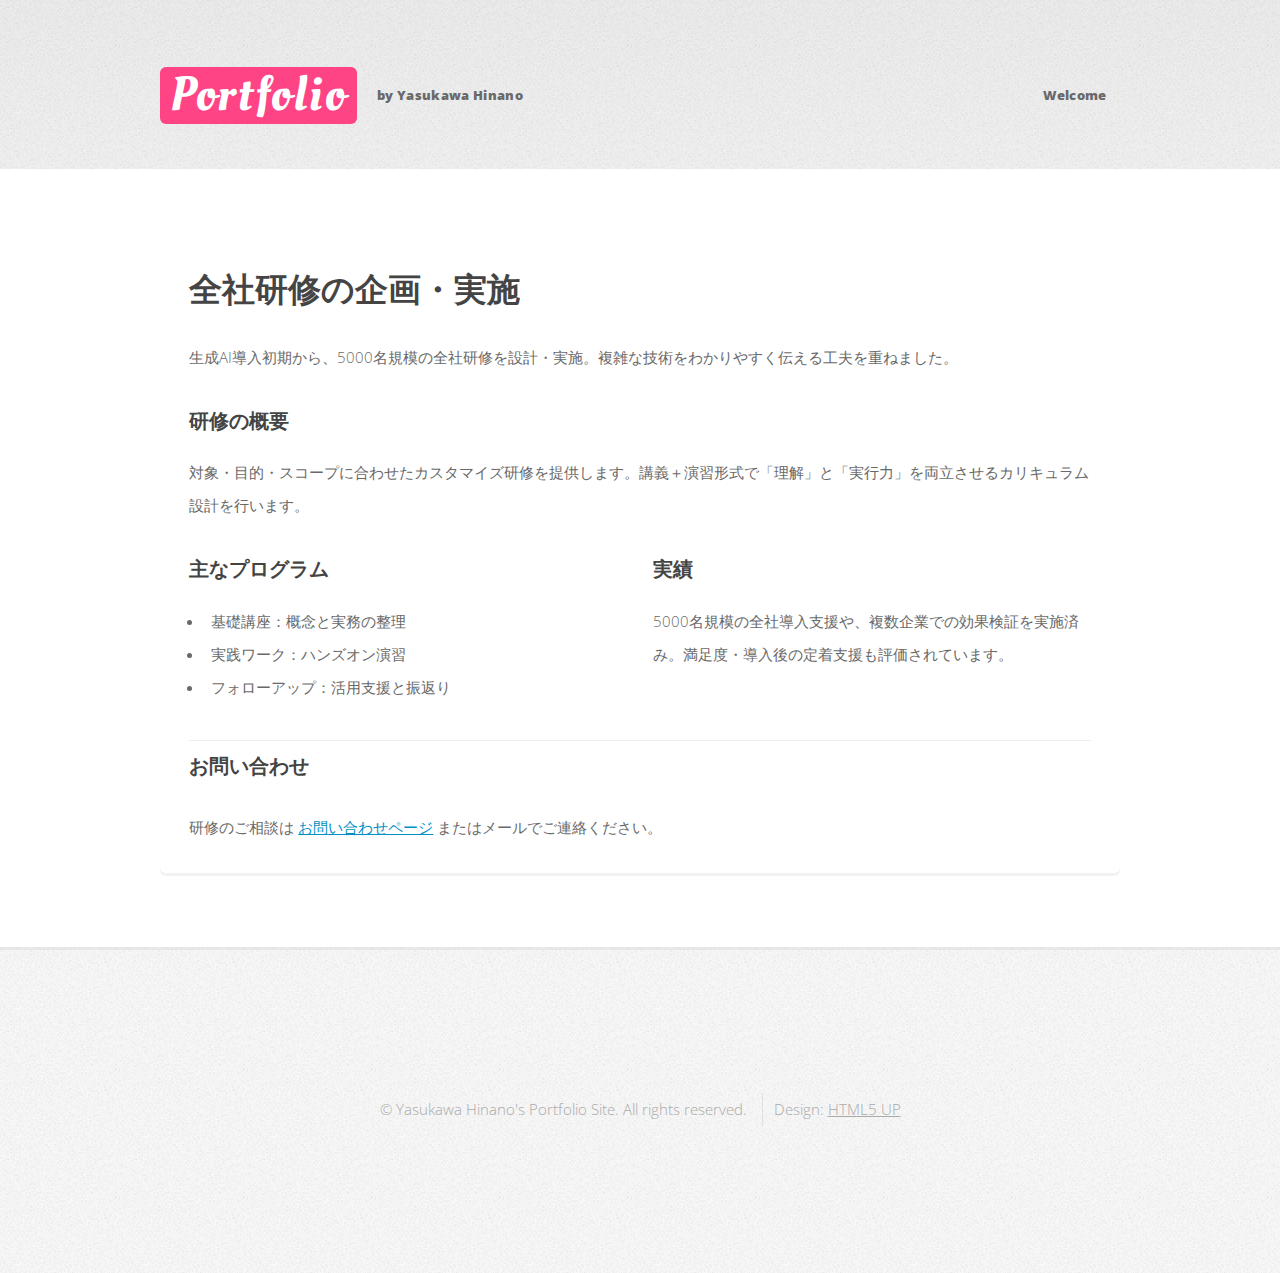
<file: training.html>
<!DOCTYPE HTML>
<html>
    <head>
        <title>全社研修の企画・実施 - Yasukawa Hinano</title>
        <meta charset="utf-8" />
        <meta name="viewport" content="width=device-width, initial-scale=1, user-scalable=no" />
        <link rel="stylesheet" href="assets/css/main.css" />
    </head>
    <body class="is-preload">
        <div id="page-wrapper">

            <!-- Header -->
            <div id="header-wrapper">
                <header id="header" class="container">
                    <div id="logo">
                        <h1><a href="index.html">Portfolio</a></h1>
                        <span>by Yasukawa Hinano</span>
                    </div>
                    <nav id="nav">
                        <ul>
                            <li><a href="index.html">Welcome</a></li>
                        </ul>
                    </nav>
                </header>
            </div>

            <!-- Main -->
            <div id="main-wrapper">
                <div class="container">
                    <section class="box">
                        <div class="intro">
                            <h2>全社研修の企画・実施</h2>
                            <p>生成AI導入初期から、5000名規模の全社研修を設計・実施。複雑な技術をわかりやすく伝える工夫を重ねました。</p>
                        </div>

                        <h3>研修の概要</h3>
                        <p>対象・目的・スコープに合わせたカスタマイズ研修を提供します。講義＋演習形式で「理解」と「実行力」を両立させるカリキュラム設計を行います。</p>

                        <div class="row">
                            <div class="col-6 col-12-medium">
                                <h3>主なプログラム</h3>
                                <ul>
                                    <li>基礎講座：概念と実務の整理</li>
                                    <li>実践ワーク：ハンズオン演習</li>
                                    <li>フォローアップ：活用支援と振返り</li>
                                </ul>
                            </div>
                            <div class="col-6 col-12-medium">
                                <h3>実績</h3>
                                <p>5000名規模の全社導入支援や、複数企業での効果検証を実施済み。満足度・導入後の定着支援も評価されています。</p>
                            </div>
                        </div>

                        <hr />

                        <header>
                            <h3>お問い合わせ</h3>
                        </header>
                        <p>研修のご相談は <a href="aboutme.html">お問い合わせページ</a> またはメールでご連絡ください。</p>
                    </section>
                </div>
            </div>

            <!-- Footer -->
            <div id="footer-wrapper">
                <footer id="footer" class="container">
                    <div class="row">
                        <div class="col-12">
                            <div id="copyright">
                                <ul class="menu">
                                    <li>&copy; Yasukawa Hinano's Portfolio Site. All rights reserved.</li>
                                    <li>Design: <a href="http://html5up.net">HTML5 UP</a></li>
                                </ul>
                            </div>
                        </div>
                    </div>
                </footer>
            </div>

        </div>

        <!-- Scripts -->
        <script src="assets/js/jquery.min.js"></script>
        <script src="assets/js/jquery.dropotron.min.js"></script>
        <script src="assets/js/browser.min.js"></script>
        <script src="assets/js/breakpoints.min.js"></script>
        <script src="assets/js/util.js"></script>
        <script src="assets/js/main.js"></script>

    </body>
</html>
</file>
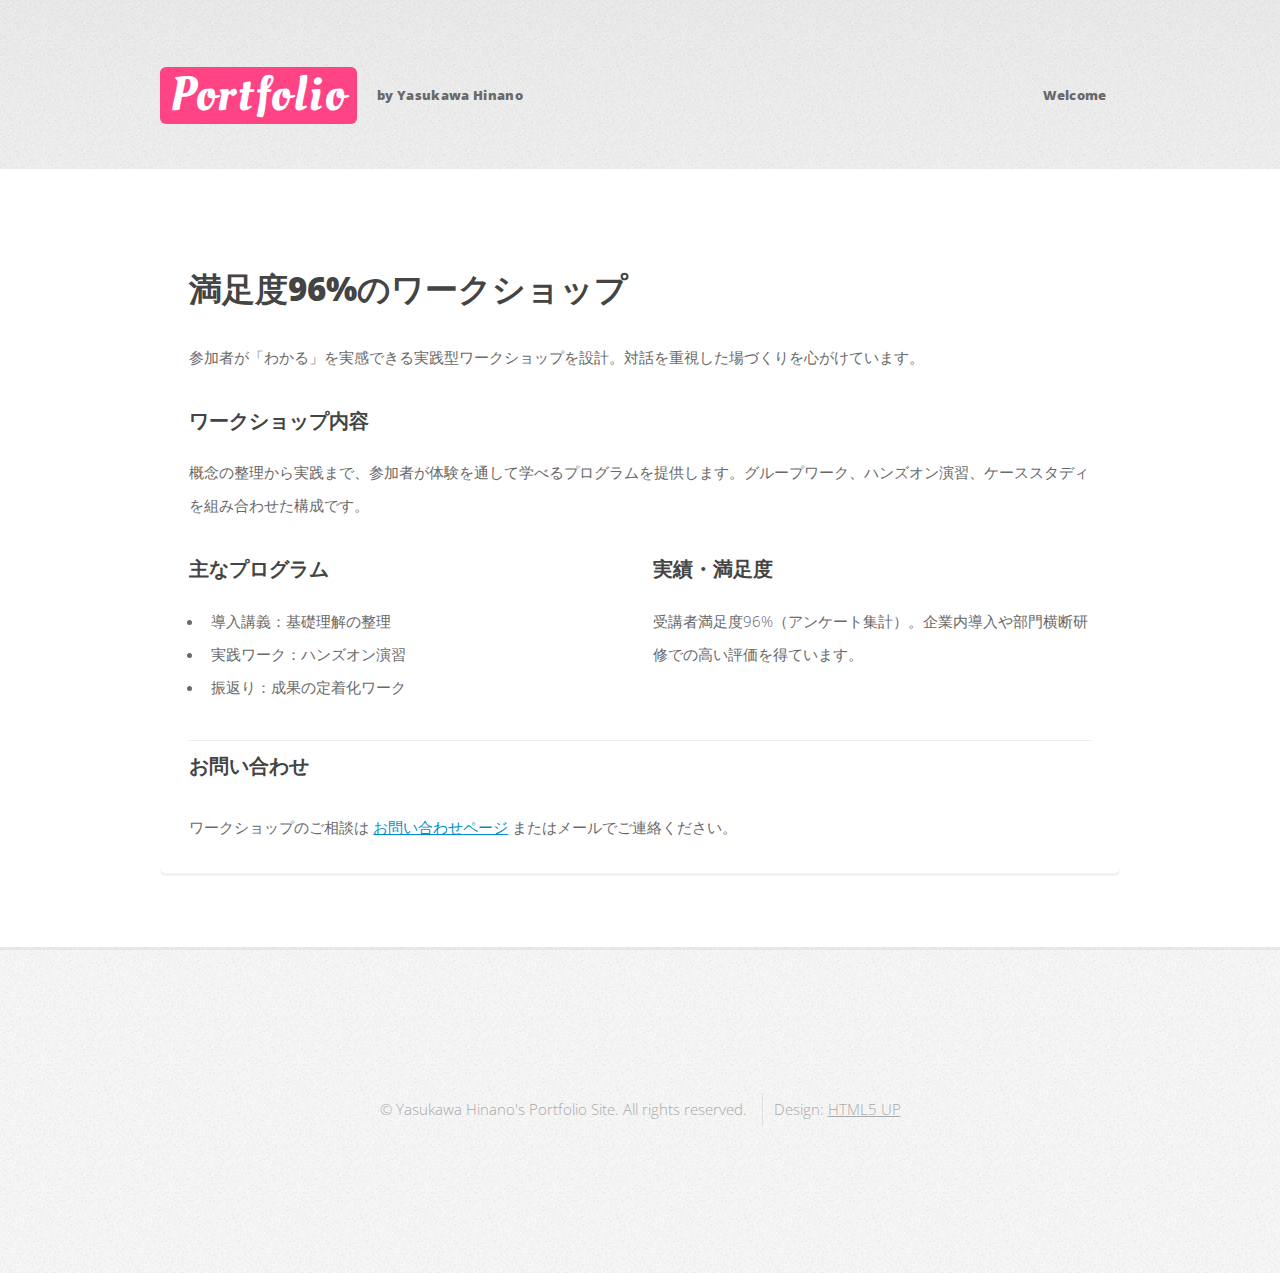
<file: workshop.html>
<!DOCTYPE HTML>
<html>
    <head>
        <title>ワークショップ - Yasukawa Hinano</title>
        <meta charset="utf-8" />
        <meta name="viewport" content="width=device-width, initial-scale=1, user-scalable=no" />
        <link rel="stylesheet" href="assets/css/main.css" />
    </head>
    <body class="is-preload">
        <div id="page-wrapper">

            <!-- Header -->
            <div id="header-wrapper">
                <header id="header" class="container">
                    <div id="logo">
                        <h1><a href="index.html">Portfolio</a></h1>
                        <span>by Yasukawa Hinano</span>
                    </div>
                    <nav id="nav">
                        <ul>
                            <li><a href="index.html">Welcome</a></li>
                        </ul>
                    </nav>
                </header>
            </div>

            <!-- Main -->
            <div id="main-wrapper">
                <div class="container">
                    <section class="box">
                        <div class="intro">
                            <h2>満足度96%のワークショップ</h2>
                            <p>参加者が「わかる」を実感できる実践型ワークショップを設計。対話を重視した場づくりを心がけています。</p>
                        </div>

                        <h3>ワークショップ内容</h3>
                        <p>概念の整理から実践まで、参加者が体験を通して学べるプログラムを提供します。グループワーク、ハンズオン演習、ケーススタディを組み合わせた構成です。</p>

                        <div class="row">
                            <div class="col-6 col-12-medium">
                                <h3>主なプログラム</h3>
                                <ul>
                                    <li>導入講義：基礎理解の整理</li>
                                    <li>実践ワーク：ハンズオン演習</li>
                                    <li>振返り：成果の定着化ワーク</li>
                                </ul>
                            </div>
                            <div class="col-6 col-12-medium">
                                <h3>実績・満足度</h3>
                                <p>受講者満足度96%（アンケート集計）。企業内導入や部門横断研修での高い評価を得ています。</p>
                            </div>
                        </div>

                        <hr />

                        <header>
                            <h3>お問い合わせ</h3>
                        </header>
                        <p>ワークショップのご相談は <a href="aboutme.html">お問い合わせページ</a> またはメールでご連絡ください。</p>
                    </section>
                </div>
            </div>

            <!-- Footer -->
            <div id="footer-wrapper">
                <footer id="footer" class="container">
                    <div class="row">
                        <div class="col-12">
                            <div id="copyright">
                                <ul class="menu">
                                    <li>&copy; Yasukawa Hinano's Portfolio Site. All rights reserved.</li>
                                    <li>Design: <a href="http://html5up.net">HTML5 UP</a></li>
                                </ul>
                            </div>
                        </div>
                    </div>
                </footer>
            </div>

        </div>

        <!-- Scripts -->
        <script src="assets/js/jquery.min.js"></script>
        <script src="assets/js/jquery.dropotron.min.js"></script>
        <script src="assets/js/browser.min.js"></script>
        <script src="assets/js/breakpoints.min.js"></script>
        <script src="assets/js/util.js"></script>
        <script src="assets/js/main.js"></script>

    </body>
</html>
</file>
<file: assets/css/main.css>
@import url("fontawesome-all.min.css");
@import url("https://fonts.googleapis.com/css?family=Oleo+Script:400|Open+Sans:300,300italic,600,600italic,800");

/*
	Verti by HTML5 UP
	html5up.net | @ajlkn
	Free for personal and commercial use under the CCA 3.0 license (html5up.net/license)
*/

html, body, div, span, applet, object,
iframe, h1, h2, h3, h4, h5, h6, p, blockquote,
pre, a, abbr, acronym, address, big, cite,
code, del, dfn, em, img, ins, kbd, q, s, samp,
small, strike, strong, sub, sup, tt, var, b,
u, i, center, dl, dt, dd, ol, ul, li, fieldset,
form, label, legend, table, caption, tbody,
tfoot, thead, tr, th, td, article, aside,
canvas, details, embed, figure, figcaption,
footer, header, hgroup, menu, nav, output, ruby,
section, summary, time, mark, audio, video {
	margin: 0;
	padding: 0;
	border: 0;
	font-size: 100%;
	font: inherit;
	vertical-align: baseline;}

article, aside, details, figcaption, figure,
footer, header, hgroup, menu, nav, section {
	display: block;}

body {
	line-height: 1;
}

ol, ul {
	list-style: none;
}

blockquote, q {
	quotes: none;
}

	blockquote:before, blockquote:after, q:before, q:after {
		content: '';
		content: none;
	}

table {
	border-collapse: collapse;
	border-spacing: 0;
}

body {
	-webkit-text-size-adjust: none;
}

mark {
	background-color: transparent;
	color: inherit;
}

input::-moz-focus-inner {
	border: 0;
	padding: 0;
}

input, select, textarea {
	-moz-appearance: none;
	-webkit-appearance: none;
	-ms-appearance: none;
	appearance: none;
}

/* Basic */

	@-ms-viewport {
		width: device-width;
	}

	html {
		box-sizing: border-box;
	}

	*, *:before, *:after {
		box-sizing: inherit;
	}

	body {
		background-image: -moz-linear-gradient(top, rgba(0, 0, 0, 0.05), rgba(0, 0, 0, 0)), url("images/bg01.png");
		background-image: -webkit-linear-gradient(top, rgba(0, 0, 0, 0.05), rgba(0, 0, 0, 0)), url("images/bg01.png");
		background-image: -ms-linear-gradient(top, rgba(0, 0, 0, 0.05), rgba(0, 0, 0, 0)), url("images/bg01.png");
		background-image: linear-gradient(top, rgba(0, 0, 0, 0.05), rgba(0, 0, 0, 0)), url("images/bg01.png");
		background-color: #f7f7f7;
		background-position: top left, top left;
		background-repeat: repeat-x, repeat;
		background-size: 100% 30em, auto;
		font-family: 'Open Sans', sans-serif;
		font-size: 13pt;
		color: #696969;
		font-weight: 300;
		line-height: 2.25em;
	}

		body.is-preload *, body.is-preload *:before, body.is-preload *:after {
			-moz-animation: none !important;
			-webkit-animation: none !important;
			-ms-animation: none !important;
			animation: none !important;
			-moz-transition: none !important;
			-webkit-transition: none !important;
			-ms-transition: none !important;
			transition: none !important;
		}

	input, select, textarea {
		font-family: 'Open Sans', sans-serif;
		font-size: 13pt;
		color: #696969;
		font-weight: 300;
		line-height: 2.25em;
	}

	a {
		color: #0090c5;
		text-decoration: underline;
	}

		a:hover {
			text-decoration: none;
		}

	h1, h2, h3, h4, h5, h6 {
		color: #444;
		font-weight: 800;
	}

		h1 a, h2 a, h3 a, h4 a, h5 a, h6 a {
			color: inherit;
			text-decoration: none;
			outline: 0;
		}

	h2 {
		font-size: 2.25em;
		margin: 0 0 1.1em 0;
		line-height: 1em;
	}

	h3 {
		font-size: 1.35em;
		margin: 0 0 1em 0;
	}

	b, strong {
		font-weight: 600;
		color: #444;
	}

	i, em {
		font-style: italic;
	}

	br.clear {
		clear: both;
	}

	sub {
		position: relative;
		top: 0.5em;
		font-size: 0.8em;
	}

	sup {
		position: relative;
		top: -0.5em;
		font-size: 0.8em;
	}

	hr {
		border: 0;
		border-top: solid 1px #eee;
	}

	blockquote {
		border-left: solid 0.5em #eee;
		padding: 1em 0 1em 2em;
		font-style: italic;
	}

	p, ul, ol, dl, table {
		margin-bottom: 2em;
	}

/* Container */

	.container {
		margin: 0 auto;
		max-width: 100%;
		width: 1400px;
	}

		@media screen and (max-width: 1680px) {

			.container {
				width: 1200px;
			}

		}

		@media screen and (max-width: 1280px) {

			.container {
				width: 960px;
			}

		}

		@media screen and (max-width: 980px) {

			.container {
				width: 90%;
			}

		}

		@media screen and (max-width: 736px) {

			.container {
				width: 100%;
			}

		}

/* Row */

	.row {
		display: flex;
		flex-wrap: wrap;
		box-sizing: border-box;
		align-items: stretch;
	}

		.row > * {
			box-sizing: border-box;
		}

		.row.gtr-uniform > * > :last-child {
			margin-bottom: 0;
		}

		.row.aln-left {
			justify-content: flex-start;
		}

		.row.aln-center {
			justify-content: center;
		}

		.row.aln-right {
			justify-content: flex-end;
		}

		.row.aln-top {
			align-items: flex-start;
		}

		.row.aln-middle {
			align-items: center;
		}

		.row.aln-bottom {
			align-items: flex-end;
		}

		.row > .imp {
			order: -1;
		}

		.row > .col-1 {
			width: 8.33333%;
		}

		.row > .off-1 {
			margin-left: 8.33333%;
		}

		.row > .col-2 {
			width: 16.66667%;
		}

		.row > .off-2 {
			margin-left: 16.66667%;
		}

		.row > .col-3 {
			width: 25%;
		}

		.row > .off-3 {
			margin-left: 25%;
		}

		.row > .col-4 {
			width: 33.33333%;
		}

		.row > .off-4 {
			margin-left: 33.33333%;
		}

		.row > .col-5 {
			width: 41.66667%;
		}

		.row > .off-5 {
			margin-left: 41.66667%;
		}

		.row > .col-6 {
			width: 50%;
		}

		.row > .off-6 {
			margin-left: 50%;
		}

		.row > .col-7 {
			width: 58.33333%;
		}

		.row > .off-7 {
			margin-left: 58.33333%;
		}

		.row > .col-8 {
			width: 66.66667%;
		}

		.row > .off-8 {
			margin-left: 66.66667%;
		}

		.row > .col-9 {
			width: 75%;
		}

		.row > .off-9 {
			margin-left: 75%;
		}

		.row > .col-10 {
			width: 83.33333%;
		}

		.row > .off-10 {
			margin-left: 83.33333%;
		}

		.row > .col-11 {
			width: 91.66667%;
		}

		.row > .off-11 {
			margin-left: 91.66667%;
		}

		.row > .col-12 {
			width: 100%;
		}

		.row > .off-12 {
			margin-left: 100%;
		}

		.row.gtr-0 {
			margin-top: 0px;
			margin-left: 0px;
		}

			.row.gtr-0 > * {
				padding: 0px 0 0 0px;
			}

			.row.gtr-0.gtr-uniform {
				margin-top: 0px;
			}

				.row.gtr-0.gtr-uniform > * {
					padding-top: 0px;
				}

		.row.gtr-25 {
			margin-top: -10px;
			margin-left: -10px;
		}

			.row.gtr-25 > * {
				padding: 10px 0 0 10px;
			}

			.row.gtr-25.gtr-uniform {
				margin-top: -10px;
			}

				.row.gtr-25.gtr-uniform > * {
					padding-top: 10px;
				}

		.row.gtr-50 {
			margin-top: -20px;
			margin-left: -20px;
		}

			.row.gtr-50 > * {
				padding: 20px 0 0 20px;
			}

			.row.gtr-50.gtr-uniform {
				margin-top: -20px;
			}

				.row.gtr-50.gtr-uniform > * {
					padding-top: 20px;
				}

		.row {
			margin-top: -40px;
			margin-left: -40px;
		}

			.row > * {
				padding: 40px 0 0 40px;
			}

			.row.gtr-uniform {
				margin-top: -40px;
			}

				.row.gtr-uniform > * {
					padding-top: 40px;
				}

		.row.gtr-150 {
			margin-top: -60px;
			margin-left: -60px;
		}

			.row.gtr-150 > * {
				padding: 60px 0 0 60px;
			}

			.row.gtr-150.gtr-uniform {
				margin-top: -60px;
			}

				.row.gtr-150.gtr-uniform > * {
					padding-top: 60px;
				}

		.row.gtr-200 {
			margin-top: -80px;
			margin-left: -80px;
		}

			.row.gtr-200 > * {
				padding: 80px 0 0 80px;
			}

			.row.gtr-200.gtr-uniform {
				margin-top: -80px;
			}

				.row.gtr-200.gtr-uniform > * {
					padding-top: 80px;
				}

		@media screen and (max-width: 1680px) {

			.row {
				display: flex;
				flex-wrap: wrap;
				box-sizing: border-box;
				align-items: stretch;
			}

				.row > * {
					box-sizing: border-box;
				}

				.row.gtr-uniform > * > :last-child {
					margin-bottom: 0;
				}

				.row.aln-left {
					justify-content: flex-start;
				}

				.row.aln-center {
					justify-content: center;
				}

				.row.aln-right {
					justify-content: flex-end;
				}

				.row.aln-top {
					align-items: flex-start;
				}

				.row.aln-middle {
					align-items: center;
				}

				.row.aln-bottom {
					align-items: flex-end;
				}

				.row > .imp-xlarge {
					order: -1;
				}

				.row > .col-1-xlarge {
					width: 8.33333%;
				}

				.row > .off-1-xlarge {
					margin-left: 8.33333%;
				}

				.row > .col-2-xlarge {
					width: 16.66667%;
				}

				.row > .off-2-xlarge {
					margin-left: 16.66667%;
				}

				.row > .col-3-xlarge {
					width: 25%;
				}

				.row > .off-3-xlarge {
					margin-left: 25%;
				}

				.row > .col-4-xlarge {
					width: 33.33333%;
				}

				.row > .off-4-xlarge {
					margin-left: 33.33333%;
				}

				.row > .col-5-xlarge {
					width: 41.66667%;
				}

				.row > .off-5-xlarge {
					margin-left: 41.66667%;
				}

				.row > .col-6-xlarge {
					width: 50%;
				}

				.row > .off-6-xlarge {
					margin-left: 50%;
				}

				.row > .col-7-xlarge {
					width: 58.33333%;
				}

				.row > .off-7-xlarge {
					margin-left: 58.33333%;
				}

				.row > .col-8-xlarge {
					width: 66.66667%;
				}

				.row > .off-8-xlarge {
					margin-left: 66.66667%;
				}

				.row > .col-9-xlarge {
					width: 75%;
				}

				.row > .off-9-xlarge {
					margin-left: 75%;
				}

				.row > .col-10-xlarge {
					width: 83.33333%;
				}

				.row > .off-10-xlarge {
					margin-left: 83.33333%;
				}

				.row > .col-11-xlarge {
					width: 91.66667%;
				}

				.row > .off-11-xlarge {
					margin-left: 91.66667%;
				}

				.row > .col-12-xlarge {
					width: 100%;
				}

				.row > .off-12-xlarge {
					margin-left: 100%;
				}

				.row.gtr-0 {
					margin-top: 0px;
					margin-left: 0px;
				}

					.row.gtr-0 > * {
						padding: 0px 0 0 0px;
					}

					.row.gtr-0.gtr-uniform {
						margin-top: 0px;
					}

						.row.gtr-0.gtr-uniform > * {
							padding-top: 0px;
						}

				.row.gtr-25 {
					margin-top: -10px;
					margin-left: -10px;
				}

					.row.gtr-25 > * {
						padding: 10px 0 0 10px;
					}

					.row.gtr-25.gtr-uniform {
						margin-top: -10px;
					}

						.row.gtr-25.gtr-uniform > * {
							padding-top: 10px;
						}

				.row.gtr-50 {
					margin-top: -20px;
					margin-left: -20px;
				}

					.row.gtr-50 > * {
						padding: 20px 0 0 20px;
					}

					.row.gtr-50.gtr-uniform {
						margin-top: -20px;
					}

						.row.gtr-50.gtr-uniform > * {
							padding-top: 20px;
						}

				.row {
					margin-top: -40px;
					margin-left: -40px;
				}

					.row > * {
						padding: 40px 0 0 40px;
					}

					.row.gtr-uniform {
						margin-top: -40px;
					}

						.row.gtr-uniform > * {
							padding-top: 40px;
						}

				.row.gtr-150 {
					margin-top: -60px;
					margin-left: -60px;
				}

					.row.gtr-150 > * {
						padding: 60px 0 0 60px;
					}

					.row.gtr-150.gtr-uniform {
						margin-top: -60px;
					}

						.row.gtr-150.gtr-uniform > * {
							padding-top: 60px;
						}

				.row.gtr-200 {
					margin-top: -80px;
					margin-left: -80px;
				}

					.row.gtr-200 > * {
						padding: 80px 0 0 80px;
					}

					.row.gtr-200.gtr-uniform {
						margin-top: -80px;
					}

						.row.gtr-200.gtr-uniform > * {
							padding-top: 80px;
						}

		}

		@media screen and (max-width: 1280px) {

			.row {
				display: flex;
				flex-wrap: wrap;
				box-sizing: border-box;
				align-items: stretch;
			}

				.row > * {
					box-sizing: border-box;
				}

				.row.gtr-uniform > * > :last-child {
					margin-bottom: 0;
				}

				.row.aln-left {
					justify-content: flex-start;
				}

				.row.aln-center {
					justify-content: center;
				}

				.row.aln-right {
					justify-content: flex-end;
				}

				.row.aln-top {
					align-items: flex-start;
				}

				.row.aln-middle {
					align-items: center;
				}

				.row.aln-bottom {
					align-items: flex-end;
				}

				.row > .imp-large {
					order: -1;
				}

				.row > .col-1-large {
					width: 8.33333%;
				}

				.row > .off-1-large {
					margin-left: 8.33333%;
				}

				.row > .col-2-large {
					width: 16.66667%;
				}

				.row > .off-2-large {
					margin-left: 16.66667%;
				}

				.row > .col-3-large {
					width: 25%;
				}

				.row > .off-3-large {
					margin-left: 25%;
				}

				.row > .col-4-large {
					width: 33.33333%;
				}

				.row > .off-4-large {
					margin-left: 33.33333%;
				}

				.row > .col-5-large {
					width: 41.66667%;
				}

				.row > .off-5-large {
					margin-left: 41.66667%;
				}

				.row > .col-6-large {
					width: 50%;
				}

				.row > .off-6-large {
					margin-left: 50%;
				}

				.row > .col-7-large {
					width: 58.33333%;
				}

				.row > .off-7-large {
					margin-left: 58.33333%;
				}

				.row > .col-8-large {
					width: 66.66667%;
				}

				.row > .off-8-large {
					margin-left: 66.66667%;
				}

				.row > .col-9-large {
					width: 75%;
				}

				.row > .off-9-large {
					margin-left: 75%;
				}

				.row > .col-10-large {
					width: 83.33333%;
				}

				.row > .off-10-large {
					margin-left: 83.33333%;
				}

				.row > .col-11-large {
					width: 91.66667%;
				}

				.row > .off-11-large {
					margin-left: 91.66667%;
				}

				.row > .col-12-large {
					width: 100%;
				}

				.row > .off-12-large {
					margin-left: 100%;
				}

				.row.gtr-0 {
					margin-top: 0px;
					margin-left: 0px;
				}

					.row.gtr-0 > * {
						padding: 0px 0 0 0px;
					}

					.row.gtr-0.gtr-uniform {
						margin-top: 0px;
					}

						.row.gtr-0.gtr-uniform > * {
							padding-top: 0px;
						}

				.row.gtr-25 {
					margin-top: -6.25px;
					margin-left: -6.25px;
				}

					.row.gtr-25 > * {
						padding: 6.25px 0 0 6.25px;
					}

					.row.gtr-25.gtr-uniform {
						margin-top: -6.25px;
					}

						.row.gtr-25.gtr-uniform > * {
							padding-top: 6.25px;
						}

				.row.gtr-50 {
					margin-top: -12.5px;
					margin-left: -12.5px;
				}

					.row.gtr-50 > * {
						padding: 12.5px 0 0 12.5px;
					}

					.row.gtr-50.gtr-uniform {
						margin-top: -12.5px;
					}

						.row.gtr-50.gtr-uniform > * {
							padding-top: 12.5px;
						}

				.row {
					margin-top: -25px;
					margin-left: -25px;
				}

					.row > * {
						padding: 25px 0 0 25px;
					}

					.row.gtr-uniform {
						margin-top: -25px;
					}

						.row.gtr-uniform > * {
							padding-top: 25px;
						}

				.row.gtr-150 {
					margin-top: -37.5px;
					margin-left: -37.5px;
				}

					.row.gtr-150 > * {
						padding: 37.5px 0 0 37.5px;
					}

					.row.gtr-150.gtr-uniform {
						margin-top: -37.5px;
					}

						.row.gtr-150.gtr-uniform > * {
							padding-top: 37.5px;
						}

				.row.gtr-200 {
					margin-top: -50px;
					margin-left: -50px;
				}

					.row.gtr-200 > * {
						padding: 50px 0 0 50px;
					}

					.row.gtr-200.gtr-uniform {
						margin-top: -50px;
					}

						.row.gtr-200.gtr-uniform > * {
							padding-top: 50px;
						}

		}

		@media screen and (max-width: 980px) {

			.row {
				display: flex;
				flex-wrap: wrap;
				box-sizing: border-box;
				align-items: stretch;
			}

				.row > * {
					box-sizing: border-box;
				}

				.row.gtr-uniform > * > :last-child {
					margin-bottom: 0;
				}

				.row.aln-left {
					justify-content: flex-start;
				}

				.row.aln-center {
					justify-content: center;
				}

				.row.aln-right {
					justify-content: flex-end;
				}

				.row.aln-top {
					align-items: flex-start;
				}

				.row.aln-middle {
					align-items: center;
				}

				.row.aln-bottom {
					align-items: flex-end;
				}

				.row > .imp-medium {
					order: -1;
				}

				.row > .col-1-medium {
					width: 8.33333%;
				}

				.row > .off-1-medium {
					margin-left: 8.33333%;
				}

				.row > .col-2-medium {
					width: 16.66667%;
				}

				.row > .off-2-medium {
					margin-left: 16.66667%;
				}

				.row > .col-3-medium {
					width: 25%;
				}

				.row > .off-3-medium {
					margin-left: 25%;
				}

				.row > .col-4-medium {
					width: 33.33333%;
				}

				.row > .off-4-medium {
					margin-left: 33.33333%;
				}

				.row > .col-5-medium {
					width: 41.66667%;
				}

				.row > .off-5-medium {
					margin-left: 41.66667%;
				}

				.row > .col-6-medium {
					width: 50%;
				}

				.row > .off-6-medium {
					margin-left: 50%;
				}

				.row > .col-7-medium {
					width: 58.33333%;
				}

				.row > .off-7-medium {
					margin-left: 58.33333%;
				}

				.row > .col-8-medium {
					width: 66.66667%;
				}

				.row > .off-8-medium {
					margin-left: 66.66667%;
				}

				.row > .col-9-medium {
					width: 75%;
				}

				.row > .off-9-medium {
					margin-left: 75%;
				}

				.row > .col-10-medium {
					width: 83.33333%;
				}

				.row > .off-10-medium {
					margin-left: 83.33333%;
				}

				.row > .col-11-medium {
					width: 91.66667%;
				}

				.row > .off-11-medium {
					margin-left: 91.66667%;
				}

				.row > .col-12-medium {
					width: 100%;
				}

				.row > .off-12-medium {
					margin-left: 100%;
				}

				.row.gtr-0 {
					margin-top: 0px;
					margin-left: 0px;
				}

					.row.gtr-0 > * {
						padding: 0px 0 0 0px;
					}

					.row.gtr-0.gtr-uniform {
						margin-top: 0px;
					}

						.row.gtr-0.gtr-uniform > * {
							padding-top: 0px;
						}

				.row.gtr-25 {
					margin-top: -6.25px;
					margin-left: -6.25px;
				}

					.row.gtr-25 > * {
						padding: 6.25px 0 0 6.25px;
					}

					.row.gtr-25.gtr-uniform {
						margin-top: -6.25px;
					}

						.row.gtr-25.gtr-uniform > * {
							padding-top: 6.25px;
						}

				.row.gtr-50 {
					margin-top: -12.5px;
					margin-left: -12.5px;
				}

					.row.gtr-50 > * {
						padding: 12.5px 0 0 12.5px;
					}

					.row.gtr-50.gtr-uniform {
						margin-top: -12.5px;
					}

						.row.gtr-50.gtr-uniform > * {
							padding-top: 12.5px;
						}

				.row {
					margin-top: -25px;
					margin-left: -25px;
				}

					.row > * {
						padding: 25px 0 0 25px;
					}

					.row.gtr-uniform {
						margin-top: -25px;
					}

						.row.gtr-uniform > * {
							padding-top: 25px;
						}

				.row.gtr-150 {
					margin-top: -37.5px;
					margin-left: -37.5px;
				}

					.row.gtr-150 > * {
						padding: 37.5px 0 0 37.5px;
					}

					.row.gtr-150.gtr-uniform {
						margin-top: -37.5px;
					}

						.row.gtr-150.gtr-uniform > * {
							padding-top: 37.5px;
						}

				.row.gtr-200 {
					margin-top: -50px;
					margin-left: -50px;
				}

					.row.gtr-200 > * {
						padding: 50px 0 0 50px;
					}

					.row.gtr-200.gtr-uniform {
						margin-top: -50px;
					}

						.row.gtr-200.gtr-uniform > * {
							padding-top: 50px;
						}

		}

		@media screen and (max-width: 736px) {

			.row {
				display: flex;
				flex-wrap: wrap;
				box-sizing: border-box;
				align-items: stretch;
			}

				.row > * {
					box-sizing: border-box;
				}

				.row.gtr-uniform > * > :last-child {
					margin-bottom: 0;
				}

				.row.aln-left {
					justify-content: flex-start;
				}

				.row.aln-center {
					justify-content: center;
				}

				.row.aln-right {
					justify-content: flex-end;
				}

				.row.aln-top {
					align-items: flex-start;
				}

				.row.aln-middle {
					align-items: center;
				}

				.row.aln-bottom {
					align-items: flex-end;
				}

				.row > .imp-small {
					order: -1;
				}

				.row > .col-1-small {
					width: 8.33333%;
				}

				.row > .off-1-small {
					margin-left: 8.33333%;
				}

				.row > .col-2-small {
					width: 16.66667%;
				}

				.row > .off-2-small {
					margin-left: 16.66667%;
				}

				.row > .col-3-small {
					width: 25%;
				}

				.row > .off-3-small {
					margin-left: 25%;
				}

				.row > .col-4-small {
					width: 33.33333%;
				}

				.row > .off-4-small {
					margin-left: 33.33333%;
				}

				.row > .col-5-small {
					width: 41.66667%;
				}

				.row > .off-5-small {
					margin-left: 41.66667%;
				}

				.row > .col-6-small {
					width: 50%;
				}

				.row > .off-6-small {
					margin-left: 50%;
				}

				.row > .col-7-small {
					width: 58.33333%;
				}

				.row > .off-7-small {
					margin-left: 58.33333%;
				}

				.row > .col-8-small {
					width: 66.66667%;
				}

				.row > .off-8-small {
					margin-left: 66.66667%;
				}

				.row > .col-9-small {
					width: 75%;
				}

				.row > .off-9-small {
					margin-left: 75%;
				}

				.row > .col-10-small {
					width: 83.33333%;
				}

				.row > .off-10-small {
					margin-left: 83.33333%;
				}

				.row > .col-11-small {
					width: 91.66667%;
				}

				.row > .off-11-small {
					margin-left: 91.66667%;
				}

				.row > .col-12-small {
					width: 100%;
				}

				.row > .off-12-small {
					margin-left: 100%;
				}

				.row.gtr-0 {
					margin-top: 0px;
					margin-left: 0px;
				}

					.row.gtr-0 > * {
						padding: 0px 0 0 0px;
					}

					.row.gtr-0.gtr-uniform {
						margin-top: 0px;
					}

						.row.gtr-0.gtr-uniform > * {
							padding-top: 0px;
						}

				.row.gtr-25 {
					margin-top: -5px;
					margin-left: -5px;
				}

					.row.gtr-25 > * {
						padding: 5px 0 0 5px;
					}

					.row.gtr-25.gtr-uniform {
						margin-top: -5px;
					}

						.row.gtr-25.gtr-uniform > * {
							padding-top: 5px;
						}

				.row.gtr-50 {
					margin-top: -10px;
					margin-left: -10px;
				}

					.row.gtr-50 > * {
						padding: 10px 0 0 10px;
					}

					.row.gtr-50.gtr-uniform {
						margin-top: -10px;
					}

						.row.gtr-50.gtr-uniform > * {
							padding-top: 10px;
						}

				.row {
					margin-top: -20px;
					margin-left: -20px;
				}

					.row > * {
						padding: 20px 0 0 20px;
					}

					.row.gtr-uniform {
						margin-top: -20px;
					}

						.row.gtr-uniform > * {
							padding-top: 20px;
						}

				.row.gtr-150 {
					margin-top: -30px;
					margin-left: -30px;
				}

					.row.gtr-150 > * {
						padding: 30px 0 0 30px;
					}

					.row.gtr-150.gtr-uniform {
						margin-top: -30px;
					}

						.row.gtr-150.gtr-uniform > * {
							padding-top: 30px;
						}

				.row.gtr-200 {
					margin-top: -40px;
					margin-left: -40px;
				}

					.row.gtr-200 > * {
						padding: 40px 0 0 40px;
					}

					.row.gtr-200.gtr-uniform {
						margin-top: -40px;
					}

						.row.gtr-200.gtr-uniform > * {
							padding-top: 40px;
						}

		}

/* Section/Article */

	section, article {
		margin-bottom: 5em;
	}

	section > :last-child,
	article > :last-child,
	section:last-child,
	article:last-child {
		margin-bottom: 0;
	}

	header {
		margin: 0 0 2em 0;
	}

		header h2, header h3 {
			margin: 0 0 0.25em 0;
		}

		header p {
			margin: 0;
		}

	footer {
		margin: 2.5em 0 0 0;
	}

/* Forms */

	form label {
		display: block;
		font-weight: 800;
		margin: 0 0 1em 0;
		font-size: 0.8em;
		color: #444;
	}

	form input[type="text"],
	form input[type="email"],
	form input[type="password"],
	form select,
	form textarea {
		-webkit-appearance: none;
		display: block;
		width: 100%;
		border-radius: 8px;
		border: solid 1px #eee;
	}

		form input[type="text"]:focus,
		form input[type="email"]:focus,
		form input[type="password"]:focus,
		form select:focus,
		form textarea:focus {
			border-color: #0090c5;
		}

	form input[type="text"],
	form input[type="email"],
	form input[type="password"] {
		line-height: 3em;
		padding: 0 1em;
	}

	form select {
		line-height: 3em;
		padding: 0 1em;
	}

	form textarea {
		min-height: 9em;
		padding: 1em;
	}

	form ::-webkit-input-placeholder {
		color: #555 !important;
	}

	form :-moz-placeholder {
		color: #555 !important;
	}

	form ::-moz-placeholder {
		color: #555 !important;
	}

	form :-ms-input-placeholder {
		color: #555 !important;
	}

	form ::-moz-focus-inner {
		border: 0;
	}

/* Tables */

	table {
		width: 100%;
	}

		table tr {
			border-top: solid 1px #eee;
		}

			table tr:first-child {
				border-top: 0;
			}

		table td {
			padding: 0.5em 1em 0.5em 1em;
		}

		table th {
			text-align: left;
			padding: 0.5em 1em 0.5em 1em;
			font-weight: 800;
			margin: 0 0 1em 0;
		}

		table thead {
			background: #404248;
			color: #fff;
		}

/* Image */

	.image {
		display: inline-block;
		outline: 0;
	}

		.image img {
			display: block;
			width: 100%;
			border-radius: 8px;
		}

		.image.fit {
			display: block;
			width: 100%;
		}

		.image.featured {
			display: block;
			width: 100%;
			margin: 0 0 2.5em 0;
		}

		.image.left {
			float: left;
			margin: 0 2em 2em 0;
		}

		.image.centered {
			display: block;
			margin: 0 0 2.5em 0;
		}

			.image.centered img {
				margin: 0 auto;
				width: auto;
			}

/* Button */

	input[type="button"],
	input[type="submit"],
	input[type="reset"],
	button,
	.button {
		-moz-transition: background-color .25s ease-in-out;
		-webkit-transition: background-color .25s ease-in-out;
		-ms-transition: background-color .25s ease-in-out;
		transition: background-color .25s ease-in-out;
		-webkit-appearance: none;
		position: relative;
		display: inline-block;
		background: #0090c5;
		color: #fff;
		text-decoration: none;
		border-radius: 6px;
		font-weight: 800;
		outline: 0;
		border: 0;
		cursor: pointer;
		font-size: 1.35em;
		padding: 0.6em 1.5em;
	}

		input[type="button"].icon:before,
		input[type="submit"].icon:before,
		input[type="reset"].icon:before,
		button.icon:before,
		.button.icon:before {
			position: relative;
			margin-right: 0.5em;
			top: 0.05em;
		}

		input[type="button"]:hover,
		input[type="submit"]:hover,
		input[type="reset"]:hover,
		button:hover,
		.button:hover {
			background: #10a0d5;
		}

		input[type="button"]:active,
		input[type="submit"]:active,
		input[type="reset"]:active,
		button:active,
		.button:active {
			background: #20b0e5;
		}

		input[type="button"].alt,
		input[type="submit"].alt,
		input[type="reset"].alt,
		button.alt,
		.button.alt {
			background: #f1f1f1;
			background: rgba(0, 0, 0, 0.05);
			color: #444;
		}

			input[type="button"].alt:hover,
			input[type="submit"].alt:hover,
			input[type="reset"].alt:hover,
			button.alt:hover,
			.button.alt:hover {
				background: #e8e8e8;
				background: rgba(0, 0, 0, 0.085);
			}

			input[type="button"].alt:active,
			input[type="submit"].alt:active,
			input[type="reset"].alt:active,
			button.alt:active,
			.button.alt:active {
				background: #e4e4e4;
				background: rgba(0, 0, 0, 0.15);
			}

		input[type="button"].large,
		input[type="submit"].large,
		input[type="reset"].large,
		button.large,
		.button.large {
			font-size: 2.25em;
			padding: 0.8em 0.9em;
		}

/* List */

	ul {
		list-style: disc;
		padding-left: 1em;
	}

		ul li {
			padding-left: 0.5em;
		}

		ul.style2 {
			list-style: none;
			padding-left: 0;
		}

			ul.style2 li {
				padding-left: 0;
			}

	ol {
		list-style: decimal;
		padding-left: 1.25em;
	}

		ol li {
			padding-left: 0.25em;
		}

/* Actions */

	ul.actions {
		list-style: none;
		padding-left: 0;
	}

		ul.actions li {
			display: inline-block;
			padding: 0 0 0 0.25em;
			margin: 0 0 0 0.25em;
		}

			ul.actions li:first-child {
				margin-left: 0;
				padding-left: 0;
			}

/* Menu */

	ul.menu {
		list-style: none;
		padding-left: 0;
	}

		ul.menu li {
			border-left: solid 1px #e0e0e0;
			display: inline-block;
			padding: 0 0 0 0.75em;
			margin: 0 0 0 0.75em;
		}

			ul.menu li:first-child {
				border-left: 0;
				margin-left: 0;
				padding-left: 0;
			}

/* Box */

	.box {
		background: #fff;
		border-radius: 6px;
		box-shadow: 0px 3px 0px 0px rgba(0, 0, 0, 0.05);
		padding: 2em;
	}

		.box.feature {
			padding: 0;
		}

			.box.feature .inner {
				padding: 4em 2em 3em 2em;
			}

			.box.feature h2 {
				font-size: 1.35em;
			}

			.box.feature p {
				margin: 0;
			}

			.box.feature .image {
				position: relative;
				margin: 0;
			}

				.box.feature .image img {
					border-bottom-left-radius: 0;
					border-bottom-right-radius: 0;
				}

/* Icons */

	.icon {
		text-decoration: none;
		position: relative;
		text-decoration: none;
	}

		.icon:before {
			-moz-osx-font-smoothing: grayscale;
			-webkit-font-smoothing: antialiased;
			display: inline-block;
			font-style: normal;
			font-variant: normal;
			text-rendering: auto;
			line-height: 1;
			text-transform: none !important;
			font-family: 'Font Awesome 5 Free';
			font-weight: 400;
		}

		.icon:before {
			line-height: inherit;
		}

		.icon.solid:before {
			font-weight: 900;
		}

		.icon.brands:before {
			font-family: 'Font Awesome 5 Brands';
		}

		.icon > .label {
			display: none;
		}

/* Widgets */

	.widget.thumbnails .grid {
		margin: 0 0 3em 0;
	}

	.widget.thumbnails .image {
		margin: 0;
	}

	.widget.contact ul {
		list-style: none;
		padding-left: 0;
		overflow: hidden;
		position: relative;
		left: -4px;
		top: 4px;
		margin-bottom: 1.5em;
	}

		.widget.contact ul li {
			display: inline-block;
			margin-right: 0.25em;
			padding-left: 0;
		}

			.widget.contact ul li a {
				-moz-transition: background-color .25s ease-in-out;
				-webkit-transition: background-color .25s ease-in-out;
				-ms-transition: background-color .25s ease-in-out;
				transition: background-color .25s ease-in-out;
				display: inline-block;
				width: 2.5em;
				height: 2.5em;
				text-align: center;
				line-height: 2.5em;
				border-radius: 0.35em;
				outline: 0;
				opacity: 0.75;
				text-decoration: none;
				background: #222222;
			}

				.widget.contact ul li a:before {
					color: #f3f3f3;
					font-size: 1.5em;
					line-height: inherit;
				}

				.widget.contact ul li a:hover {
					background: #444444;
				}

				.widget.contact ul li a:active {
					background: #666666;
				}

/* Wrappers */

	#header-wrapper {
		padding: 4.5em 0 3em 0;
	}

	#features-wrapper {
		padding: 3em 0 3em 0;
	}

	#main-wrapper {
		background: #fff;
		box-shadow: 0px 3px 0px 0px rgba(0, 0, 0, 0.05);
		padding: 5em 0 5em 0;
	}

	#footer-wrapper {
		padding: 6em 0 8em 0;
	}

/* Header */

	#header {
		position: relative;
	}

/* Logo */

	#logo {
		display: inline-block;
	}

		#logo h1 {
			background: #ff4486;
			color: #fff;
			border-radius: 6px;
			font-family: 'Oleo Script', serif;
			font-weight: 400;
			padding: 0.25em 0.2em 0.25em 0.2em;
			font-size: 3.25em;
			letter-spacing: 0.05em;
			display: inline-block;
			vertical-align: middle;
		}

		#logo span {
			font-weight: 800;
			line-height: 4.5em;
			letter-spacing: 0.025em;
			font-size: 0.9em;
			vertical-align: middle;
			margin: 0 0 0 1.25em;
		}

/* Nav */

	#nav {
		position: absolute;
		right: 0;
		top: 0;
		font-size: 0.9em;
	}

		#nav ul {
			list-style: none;
			padding-left: 0;
		}

			#nav ul li {
				float: left;
				line-height: 4.5em;
				padding-left: 1.5em;
			}

				#nav ul li a, #nav ul li span {
					-moz-transition: background-color .25s ease-in-out;
					-webkit-transition: background-color .25s ease-in-out;
					-ms-transition: background-color .25s ease-in-out;
					transition: background-color .25s ease-in-out;
					font-weight: 800;
					letter-spacing: 0.025em;
					color: #696969;
					text-decoration: none;
					border-radius: 6px;
					padding: 0.5em 1em 0.5em 1em;
				}

				#nav ul li > ul {
					display: none;
				}

				#nav ul li:hover a, #nav ul li:hover span {
					background: #fff;
				}

				#nav ul li.active a, #nav ul li.active span {
					background: #fff;
				}

				#nav ul li.current a {
					background: #444;
					color: #fff;
				}

	.dropotron {
		background: #fff;
		letter-spacing: 0.025em;
		color: #696969;
		text-decoration: none;
		border-radius: 6px;
		padding: 0.75em 0;
		min-width: 15em;
		box-shadow: inset 0 0 0 1px rgba(0, 0, 0, 0.1), 0 0.25em 0.25em 0.1em rgba(0, 0, 0, 0.025);
		margin-top: calc(-0.75em + 1px);
		margin-left: -1px;
		list-style: none;
		padding-left: 0;
	}

		.dropotron li {
			border-top: solid 1px #eee;
			line-height: 3em;
			padding-left: 0;
		}

			.dropotron li:first-child {
				border-top: 0;
			}

			.dropotron li > a, .dropotron li > span {
				-moz-transition: color .25s ease-in-out, background-color .25s ease-in-out;
				-webkit-transition: color .25s ease-in-out, background-color .25s ease-in-out;
				-ms-transition: color .25s ease-in-out, background-color .25s ease-in-out;
				transition: color .25s ease-in-out, background-color .25s ease-in-out;
				text-decoration: none;
				color: inherit;
				display: block;
				padding: 0 1.5em;
			}

				.dropotron li > a:hover, .dropotron li > span:hover {
					background: #eee;
				}

			.dropotron li.active > a, .dropotron li.active > span {
				background: #eee;
			}

		.dropotron.level-0 {
			font-size: 0.8em;
			margin-left: 1.5em;
			margin-top: 0;
		}

			.dropotron.level-0:before {
				content: '';
				position: absolute;
				top: -0.5em;
				left: 1em;
				border-bottom: solid 0.75em #ffffff;
				border-left: solid 0.75em transparent;
				border-right: solid 0.75em transparent;
				z-index: 1;
			}

/* Banner */

	#banner {
		position: relative;
		padding: 4.5em;
	}

		#banner h2 {
			font-size: 3.5em;
			margin: 0.1em 0 0.35em 0;
		}

		#banner p {
			font-size: 2.75em;
			line-height: 1.35em;
			margin: 0;
		}

		#banner .button {
			width: 100%;
			margin-bottom: 0.5em;
		}

			#banner .button.icon:before {
				position: absolute;
				right: 0.15em;
				top: 50%;
				margin-top: -0.5em;
			}

			#banner .button.alt {
				margin-bottom: 0;
			}

		#banner ul {
			list-style: none;
			padding-left: 0;
			margin: 0 0 0 2em;
		}

			#banner ul li {
				padding-left: 0;
			}

/* Footer */

	#footer {
		margin-top: 0;
	}

		#footer a {
			color: inherit;
		}

	#copyright {
		color: #aaa;
		padding: 4em 0 0 0;
		text-align: center;
	}

		#copyright a {
			color: inherit;
		}

/* XLarge */

	@media screen and (max-width: 1680px) {

		/* Basic */

			body, input, select, textarea {
				font-size: 12pt;
			}

	}

/* Large */

	@media screen and (max-width: 1280px) {

		/* Basic */

			body, input, select, textarea {
				font-size: 11pt;
			}

	}

/* Medium */

	#navPanel, #navToggle {
		display: none;
	}

	@media screen and (max-width: 980px) {

		/* Basic */

			html, body {
				overflow-x: hidden;
			}

			body, input, select, textarea {
				font-size: 11pt;
			}

		/* Section/Article */

			section, article {
				clear: both;
				margin-bottom: 3em !important;
			}

			section.last, article.last {
				margin-bottom: 0 !important;
			}

		/* Image */

			.image.left {
				width: 25%;
				margin-bottom: 2em !important;
			}

		/* Menu */

			ul.menu li {
				display: block;
				border: 0 !important;
				padding: 0 !important;
				margin: 0 !important;
			}

		/* Actions */

			ul.actions li {
				display: block;
				padding: 0;
				margin: 1em 0 0 0;
			}

				ul.actions li:first-child {
					margin-top: 0;
				}

		/* Button */

			input[type="button"],
			input[type="submit"],
			input[type="reset"],
			button,
			.button {
				width: 100%;
				text-align: center;
				font-size: 1.35em;
				padding: 0.85em 0 !important;
			}

				input[type="button"].icon,
				input[type="submit"].icon,
				input[type="reset"].icon,
				button.icon,
				.button.icon {
					padding-right: 0.75em !important;
				}

					input[type="button"].icon:before,
					input[type="submit"].icon:before,
					input[type="reset"].icon:before,
					button.icon:before,
					.button.icon:before {
						margin-right: 0.5em;
						top: 0.05em;
					}

		/* Wrappers */

			#header-wrapper {
				padding: 3em 0 1em 0;
				text-align: center;
			}

			#footer-wrapper {
				padding: 6em 0 4em 0;
			}

		/* Header */

			#header {
				margin: 0 auto;
			}

		/* Logo */

			#logo span {
				display: block;
				margin: 0;
			}

		/* Nav */

			#nav {
				display: none;
			}

		/* Banner */

			#banner {
				padding: 4.5em 3em;
				text-align: center;
			}

				#banner ul {
					margin: 2em 0 0 0;
				}

				#banner .button.icon:before {
					position: relative;
					right: auto;
					top: auto;
				}

		/* Content */

			#content {
				border-bottom: solid 1px #e8e8e8;
				padding-bottom: 4em;
				margin-bottom: 0 !important;
			}

				#content > :last-child {
					margin-bottom: 0 !important;
				}

			#sidebar > :last-child {
				margin-bottom: 0 !important;
			}

		/* Footer */

			#copyright {
				padding: 0;
			}

		/* Nav */

			#page-wrapper {
				-moz-backface-visibility: hidden;
				-webkit-backface-visibility: hidden;
				-ms-backface-visibility: hidden;
				backface-visibility: hidden;
				-moz-transition: -moz-transform 0.5s ease;
				-webkit-transition: -webkit-transform 0.5s ease;
				-ms-transition: -ms-transform 0.5s ease;
				transition: transform 0.5s ease;
				padding-bottom: 1px;
			}

			#navToggle {
				-moz-backface-visibility: hidden;
				-webkit-backface-visibility: hidden;
				-ms-backface-visibility: hidden;
				backface-visibility: hidden;
				-moz-transition: -moz-transform 0.5s ease;
				-webkit-transition: -webkit-transform 0.5s ease;
				-ms-transition: -ms-transform 0.5s ease;
				transition: transform 0.5s ease;
				display: block;
				height: 44px;
				left: 0;
				position: fixed;
				top: 0;
				width: 100%;
				z-index: 10001;
			}

				#navToggle .toggle {
					text-decoration: none;
					width: 70px;
					height: 50px;
					opacity: 0.35;
				}

					#navToggle .toggle:before {
						-moz-osx-font-smoothing: grayscale;
						-webkit-font-smoothing: antialiased;
						display: inline-block;
						font-style: normal;
						font-variant: normal;
						text-rendering: auto;
						line-height: 1;
						text-transform: none !important;
						font-family: 'Font Awesome 5 Free';
						font-weight: 900;
					}

					#navToggle .toggle:before {
						display: inline-block;
						text-decoration: none;
						position: absolute;
						left: 6px;
						top: 6px;
						background: rgba(0, 0, 0, 0.5);
						width: 58px;
						height: 38px;
						border-radius: 6px;
						content: '\f0c9';
						color: #fff;
						text-align: center;
						line-height: 38px;
						font-size: 20px;
					}

					#navToggle .toggle:active {
						opacity: 0.75;
					}

			#navPanel {
				-moz-backface-visibility: hidden;
				-webkit-backface-visibility: hidden;
				-ms-backface-visibility: hidden;
				backface-visibility: hidden;
				-moz-transform: translateX(-275px);
				-webkit-transform: translateX(-275px);
				-ms-transform: translateX(-275px);
				transform: translateX(-275px);
				-moz-transition: -moz-transform 0.5s ease;
				-webkit-transition: -webkit-transform 0.5s ease;
				-ms-transition: -ms-transform 0.5s ease;
				transition: transform 0.5s ease;
				display: block;
				height: 100%;
				left: 0;
				overflow-y: auto;
				position: fixed;
				top: 0;
				width: 275px;
				z-index: 10002;
				background: #fff;
				box-shadow: inset -3px 0px 0px 0px #dfdfdf;
				padding: 0 23px 0 20px;
			}

				#navPanel .link {
					display: block;
					text-decoration: none;
					height: 54px;
					line-height: 54px;
					border-top: solid 1px #e8e8e8;
					color: #696969;
				}

					#navPanel .link:first-child {
						border-top: 0;
					}

				#navPanel .indent-1 {
					display: inline-block;
					width: 1em;
				}

				#navPanel .indent-2 {
					display: inline-block;
					width: 2em;
				}

				#navPanel .indent-3 {
					display: inline-block;
					width: 3em;
				}

				#navPanel .indent-4 {
					display: inline-block;
					width: 4em;
				}

				#navPanel .indent-5 {
					display: inline-block;
					width: 5em;
				}

				#navPanel .depth-0 {
					color: #444;
					font-weight: 800;
				}

			body.navPanel-visible #page-wrapper {
				-moz-transform: translateX(275px);
				-webkit-transform: translateX(275px);
				-ms-transform: translateX(275px);
				transform: translateX(275px);
			}

			body.navPanel-visible #navToggle {
				-moz-transform: translateX(275px);
				-webkit-transform: translateX(275px);
				-ms-transform: translateX(275px);
				transform: translateX(275px);
			}

			body.navPanel-visible #navPanel {
				-moz-transform: translateX(0);
				-webkit-transform: translateX(0);
				-ms-transform: translateX(0);
				transform: translateX(0);
			}

	}

/* Small */

	@media screen and (max-width: 736px) {

		/* Basic */

			body, input, select, textarea {
				line-height: 2em;
			}

			h2, h3, h4, h5, h6 {
				font-size: 13pt;
				margin: 0 0 1em 0;
			}

		/* Section/Article */

			section, article {
				clear: both;
				margin-bottom: 3em !important;
			}

				section.last, article.last {
					margin-bottom: 0 !important;
				}

		/* Image */

			.image.left {
				width: 25%;
				margin-bottom: 2em !important;
			}

		/* Menu */

			ul.menu li {
				display: block;
				border: 0 !important;
				padding: 0 !important;
				margin: 0 !important;
			}

		/* Actions */

			ul.actions li {
				display: block;
				padding: 0;
				margin: 1em 0 0 0;
			}

				ul.actions li:first-child {
					margin-top: 0;
				}

		/* Button */

			input[type="button"],
			input[type="submit"],
			input[type="reset"],
			button,
			.button {
				width: 100%;
				text-align: center;
				font-size: 1.25em !important;
				padding: 0.65em 0 !important;
			}

				input[type="button"].icon,
				input[type="submit"].icon,
				input[type="reset"].icon,
				button.icon,
				.button.icon {
					padding-right: 0.75em !important;
				}

					input[type="button"].icon:before,
					input[type="submit"].icon:before,
					input[type="reset"].icon:before,
					button.icon:before,
					.button.icon:before {
						margin-right: 0.5em;
						top: 0.05em;
					}

		/* Box */

			.box {
				padding: 15px 15px 15px 15px;
				margin: 0;
			}

				.box.feature {
					margin: 20px 0 0 0 !important;
					padding: 0;
				}

					.box.feature .inner {
						padding: 30px 15px 30px 15px;
					}

					.box.feature p {
						margin: 0;
					}

					.box.feature .image {
						position: relative;
						margin: 0;
					}

						.box.feature .image img {
							border-bottom-left-radius: 0;
							border-bottom-right-radius: 0;
						}

		/* Widgets */

			.widget.thumbnails .image {
				margin: 0;
			}

			.widget.thumbnails .x {
				padding: 1em 0.5em 0 0;
			}

			.widget.thumbnails .y {
				padding: 1em 0 0 0.5em;
			}

			.widget.thumbnails .row:first-child .x, .widget.thumbnails .row:first-child .y {
				padding-top: 0;
			}

		/* Wrappers */

			#header-wrapper {
				padding: 3em 0 1.5em 0;
			}

			#banner-wrapper {
				padding: 0 15px 0 15px;
			}

			#features-wrapper {
				padding: 0 15px 40px 15px;
			}

			#main-wrapper, #footer-wrapper {
				padding: 40px 30px 40px 30px;
			}

		/* Logo */

			#logo h1 {
				font-size: 2.75em;
				padding: 0.2em 0.275em;
			}

			#logo span {
				line-height: 3em;
			}

		/* Banner */

			#banner {
				text-align: center;
				padding: 15px 15px 15px 15px;
				margin: 0 auto !important;
			}

				#banner h2 {
					font-size: 2em;
					margin: 0.75em 0 0.5em 0;
				}

				#banner p {
					font-size: 1.5em;
					line-height: 1.5em;
					margin: 0;
				}

				#banner ul {
					margin: 0;
				}

				#banner .button {
					margin: 0 0 1em 0;
				}

		/* Content */

			#content {
				padding-bottom: 3em;
			}

		/* Footer */

			#footer section {
				border-bottom: solid 1px #ccc;
				padding-bottom: 3em;
				margin-bottom: 1em !important;
			}

			#copyright {
				text-align: left;
			}

	}
</file>
